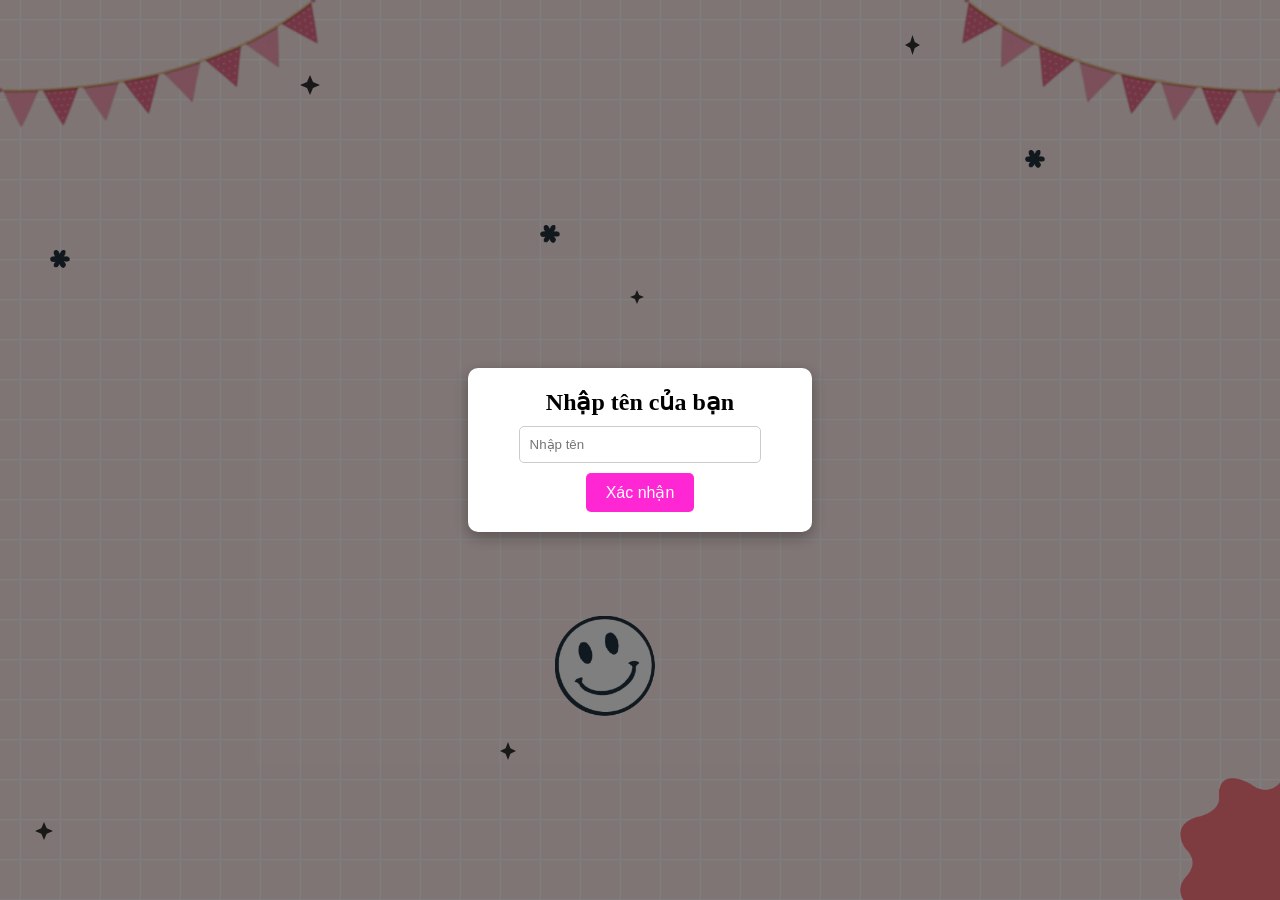
<file: lay_y_tuong/Valentine/happy_birthday/index.html>
<!DOCTYPE html>
<html lang="en">
<head>
    <meta charset="UTF-8">
    <meta name="viewport" content="width=device-width, initial-scale=1.0">
    <title>Happy birthday</title>
    <link rel="stylesheet" href="style.css">
    <link rel="stylesheet" href="https://cdnjs.cloudflare.com/ajax/libs/font-awesome/6.5.1/css/all.min.css" integrity="sha512-DTOQO9RWCH3ppGqcWaEA1BIZOC6xxalwEsw9c2QQeAIftl+Vegovlnee1c9QX4TctnWMn13TZye+giMm8e2LwA==" crossorigin="anonymous" referrerpolicy="no-referrer" />
    <script src="https://code.jquery.com/jquery-3.7.1.min.js" integrity="sha256-/JqT3SQfawRcv/BIHPThkBvs0OEvtFFmqPF/lYI/Cxo=" crossorigin="anonymous"></script>
</head>
<body>
    <div id="wrapper">
        <div id="nameModal" class="modal">
            <div class="modal-content">
                <h2>Nhập tên của bạn</h2>
                <input type="text" id="nameInput" placeholder="Nhập tên">
                <button id="submitName">Xác nhận</button>
            </div>
        </div>
        <div class="flag__birthday">
            <img src="./images/1.png" alt="" width="350" class="flag__left">
            <img src="./images/1.png" alt="" width="350" class="flag__right">
        </div>
        <div class="content" style="display:none;">
            <div class="left">
                <div class="title">
                    <h1 class="happy">
                        <span style="--t: 4s;">H</span>
                        <span style="--t: 4.2s;">a</span>
                        <span style="--t: 4.4s;">p</span>
                        <span style="--t: 4.6s;">p</span>
                        <span style="--t: 4.8s;">
                            y
                            <div class="hat">
                                <img src="./images/hat.png" alt="" width="130">
                            </div>
                        </span>
                    </h1>
                    <h1 class="birthday">
                        <span style="--t: 5s;">B</span>
                        <span style="--t: 5.2s;">i</span>
                        <span style="--t: 5.4s;">r</span>
                        <span style="--t: 5.6s;">t</span>
                        <span style="--t: 5.8s;">h</span>
                        <span style="--t: 6s;">d</span>
                        <span style="--t: 6.2s;">a</span>
                        <span style="--t: 6.4s;">y</span>
                    </h1>
                    
                </div>
                <div class="date__of__birth">
                    <span></span>
                </div>


                <div class="btn mail">
                    <button id="btn__letter">
                        Đã nghiện còn ngại:)))
                        <i class="fa-regular fa-envelope"></i>
                    </button>
                </div>

                
                <!-- <div class="boxMail">
            <i class="fa-solid fa-xmark"></i>
            <div class="boxMail-container">
                <div class="card1">
                    <div class="userImg">
                        <img style="position:relative; " src="cr.jpg" alt="">
                    </div>
                    <h3>Happy birthday</h3>
                    <div class="imageCute">
                        <img src="cute1.png" alt="">
                    </div>
                </div>
                <div class="card2">
                    <div class="card2-content">
                        <h3>Gủi tới Nhóc Ác</h3>
                        <h2>Hôm Nay Ngày Đặt Biệt Chúc Cô Bé Gặp Nhiều Mai Mắn . Thành Công Trong Con Đường Phía Trước Của Mình Mong Rằng Em Đủ Kiên Trì, Tự Tin Theo Đuổi Ước Mơ Của Mình . Đừng Quên Yêu Thương Bản Thân Và Những Người Xung Quanh Đặt Biệt Là ... 😜 Bớt Lì Lại Nói Không Bao Giờ Nghe 🥱</h2>
                        <h2>Happy Birthay Nhóc Ác 🥳🤗</h2>
                        <h2>Kí tên</h2>
                        <h2>Báo</h2> 
                        <div class="imageCute2">
                            <img src="cute2.png" alt="">
                         </div>
                    </div>
                </div>
            </div>
        </div> -->




            </div>
            <div class="right">
                <div class="box__account">
                    <div class="image">
                        <img style="position: relative; bottom:-25px;" src="./images/cr.jpg" alt="">
                    </div>
                    <div class="name">
                        <i class="fa-solid fa-heart"></i>
                        <span>TiDi Ng</span>
                        <i class="fa-solid fa-heart"></i>
                    </div>
                    <div class="balloon_one">
                        <img width="100px" src="./images/balloon1.png" alt="">
                    </div>
                    <div class="balloon_two">
                        <img width="100px" src="./images/balloon2.png" alt="">
                    </div>
                </div>
                <div class="cricle">
                    <div class="text__cricle">
                        <span style="--i: 1;">h</span>
                        <span style="--i: 2;">a</span>
                        <span style="--i: 3;">p</span>
                        <span style="--i: 4;">p</span>
                        <span style="--i: 5;">y</span>
                        <span style="--i: 6;">-</span>
                        <span style="--i: 7;">b</span>
                        <span style="--i: 8;">i</span>
                        <span style="--i: 9;">r</span>
                        <span style="--i: 10;">t</span>
                        <span style="--i: 11;">h</span>
                        <span style="--i: 12;">d</span>
                        <span style="--i: 13;">a</span>
                        <span style="--i: 14;">y</span>
                        <span style="--i: 15;">-</span>
                    </div>
                    <i class="fa-solid fa-heart"></i>
                </div>
                <span class="day">
                    
                </span>
                <span class="month"></span>
            </div>
        </div>
        <div class="decorate_star star1" style="--t: 15s;"></div>
        <div class="decorate_star star2" style="--t: 15.2s;"></div>
        <div class="decorate_star star3" style="--t: 15.4s;"></div>
        <div class="decorate_star star4" style="--t: 15.6s;"></div>
        <div class="decorate_star star5" style="--t: 15.8s;"></div>
        <div class="decorate_flower--one" style="--t: 15s;">
            <img width="20" src="./images/decorate_flower.png" alt="">
        </div>
        <div class="decorate_flower--two" style="--t: 15.3s;">
            <img width="20" src="./images/decorate_flower.png" alt="">
        </div>
        <div class="decorate_flower--three" style="--t: 15.6s;">
            <img width="20" src="./images/decorate_flower.png" alt="">
        </div>
        <div class="decorate_bottom">
            <img src="./images/decorate.png" alt="" width="100">
        </div>
        <div class="smiley__icon">
            <img src="./images/smiley_icon.png" alt="" width="100">
        </div>

        

        <div class="box__letter">
            <div class="letter__border">
                <div class="letter">
                    <div class="title__letter">
                    </div>
                    <div class="content__letter">
                        <div class="left">
                            <img id="heart__letter" src="./images/heart_letter.png" alt="">
                            <img class="heart heart_1" style="--t: 0.2s" width="20" src="./images/heart.png" alt="">
                            <img class="heart heart_2" style="--t: 0.4s" width="20" src="./images/heart.png" alt="">
                            <img class="heart heart_3" style="--t: 0.6s" width="20" src="./images/heart.png" alt="">
                            <img class="heart heart_4" style="--t: 0.8s" width="20" src="./images/heart.png" alt="">
                        </div>
                        <div class="right">
                            <div class="love__img">
                                <img src="./images/love.png" alt="" width="220">
                            </div>
                            <div class="text__letter">
                                 <p></p>
                            </div>
                            <img id="mewmew" width="80" src="./images/mewmew.gif" alt="">
                        </div>
                    </div>
                </div>
                <div class="close">
                    <i class="fa-solid fa-xmark"></i>
                </div>
            </div>
        </div>
    </div>
</body>
<script>
    let datetxt = "17 - 12 - 2005";
    let datatxtletter = "";
    let titleLetter = " ";
    let charArrDate = datetxt.split('');
    let charArrDateLetter = datatxtletter.split('');
    let charArrTitle = titleLetter.split('');
    let currentIndex = 0;
    let currentIndexLetter = 0;
    let currentIndexTitle = 0;
    let date__of__birth = document.querySelector(".date__of__birth span");
    let text__letter = document.querySelector(".text__letter p");
    let userName = "";

    setTimeout(function(){
        timeDatetxt = setInterval(function(){
            if(currentIndex < charArrDate.length){
                date__of__birth.textContent += charArrDate[currentIndex];
                currentIndex++;
            }
            else{
                let i = document.createElement("i");
                i.className = "fa-solid fa-star"
                document.querySelector(".date__of__birth").prepend(i)
                document.querySelector(".date__of__birth").appendChild(i.cloneNode(true))
                clearInterval(timeDatetxt)
            }
        },100)
    },12000)

    var intervalContent;
    var intervalTitle;
    $("#btn__letter").on("click", function(){
        $(".box__letter").slideDown()
        setTimeout(function(){
            $(".letter__border").slideDown();
        },1000)
        setTimeout(function(){
            intervalTitle = setInterval(function(){
                if(currentIndexTitle < charArrTitle.length){
                    document.querySelector(".title__letter").textContent += charArrTitle[currentIndexTitle];
                    let i = document.createElement("i");
                    i.className = "fa-solid fa-heart"
                    document.querySelector(".title__letter").appendChild(i)
                    currentIndexTitle++;
                }
                else{
                    clearInterval(intervalTitle)
                }
            },100)
        },2000)
        setTimeout(function(){
            document.querySelector("#heart__letter").classList.add("animationOp");
            document.querySelector(".love__img").classList.add("animationOp");
            document.querySelector("#mewmew").classList.add("animationOp");
        },2800)
        setTimeout(function(){
            document.querySelectorAll(".heart").forEach((item)=>{
                item.classList.add("animation")
            })
        },3500)
        setTimeout(function(){
            intervalContent = setInterval(function(){
                if(currentIndexLetter < charArrDateLetter.length){
                    text__letter.textContent += charArrDateLetter[currentIndexLetter];
                    currentIndexLetter++;
                }
                else{
                    clearInterval(intervalContent)
                }
            },50)
        },6000)
    })
    $(".close").on("click", function(){
        clearInterval(intervalContent)
        document.querySelector(".title__letter").textContent = "";
        text__letter.textContent = "";
        currentIndexLetter = 0
        currentIndexTitle = 0
        document.querySelector("#heart__letter").classList.remove("animationOp");
        document.querySelector(".love__img").classList.remove("animationOp");
        document.querySelector("#mewmew").classList.remove("animationOp");
        document.querySelectorAll(".heart").forEach((item)=>{
                item.classList.remove("animation")
            })
        $(".box__letter").slideUp();
        $(".letter__border").slideUp();
    })

    function updateLetterContent() {
        titleLetter = `Gửi ${userName} `;
        datatxtletter = `Hôm nay là sinh nhật của tôi, mong bạn ${userName} sẽ dành chút thời gian quý báu đến chung vui cùng tôi trong ngày đặc biệt này. Sự hiện diện của bạn sẽ là món quà ý nghĩa nhất, giúp buổi tiệc thêm phần trọn vẹn và đáng nhớ. Điều ước của tôi là mong kiếm được người yêu tốt!!!`;
        charArrTitle = titleLetter.split('');
        charArrDateLetter = charArrTitle.concat(datatxtletter.split(''));
    }

    $('#submitName').on('click', function() {
        userName = $('#nameInput').val();
        if (userName) {
            $('#nameModal').hide();
            $('.content').show();
            updateLetterContent();
        } else {
            alert('Vui lòng nhập tên của bạn.');
        }
    });

    //mobile

    function mobile(){
        const app = {
            timeout: function(txt, dom){
                let currentIndex = 0;
                let charArr = txt.split('')
                intervalMobile = setInterval(function(){
                    if(currentIndex < charArr.length){
                        dom.textContent += charArr[currentIndex];
                        currentIndex++;
                    }
                    else{
                        clearInterval(intervalMobile)
                    }
                },200)
            }
        }
        return app
    }
    const fcMobile = mobile()
    if(window.innerWidth < 768){
        setTimeout(()=>{
            fcMobile.timeout("26", document.querySelector(".day"))
        },5000)
        setTimeout(()=>{
            fcMobile.timeout("10", document.querySelector(".month"))
        },6000)
    }
    
</script>

<script>
    window.onload = function() {  
        var audio = document.getElementById('myAudio');  
        audio.play().catch(function(error) {  
            console.log("Không thể tự động phát âm thanh: ", error);  
        });  
    };  

</script>

<audio id="myAudio" loop autoplay>  
<source src="./noinaycoanh.mp3" type="audio/mpeg">  
</audio> 


<script>
    document.addEventListener('mousemove', function(e){
        let body = document.querySelector('body');
        let heart = document.createElement('span');
        let x = e.offsetX;
        let y = e.offsetY;
        heart.style.left = x+'px';
        heart.style.top = y+'px';

        let size = Math.random() * 10;
        heart.style.width = 4 * size+'px';
        heart.style.height = 4 * size+'px';


        let transformValue = Math.random() * 360;
        heart.style.transform = 'rotate('+ transformValue +'deg)';

        body.appendChild(heart);

        setTimeout(function(){
            heart.remove();
        },1000)
    })


    let mailBox = document.querySelector('.mail')
    let boxmail = document.querySelector('.boxMail')
    var close = document.querySelector('.fa-xmark')
    mailBox.onclick = function(){
        mailBox.classList.toggle('active')
        boxmail.classList.add('active')
    }

    close.addEventListener('click', function(){
        boxmail.classList.remove('active')
    })
</script>
</html>
</file>
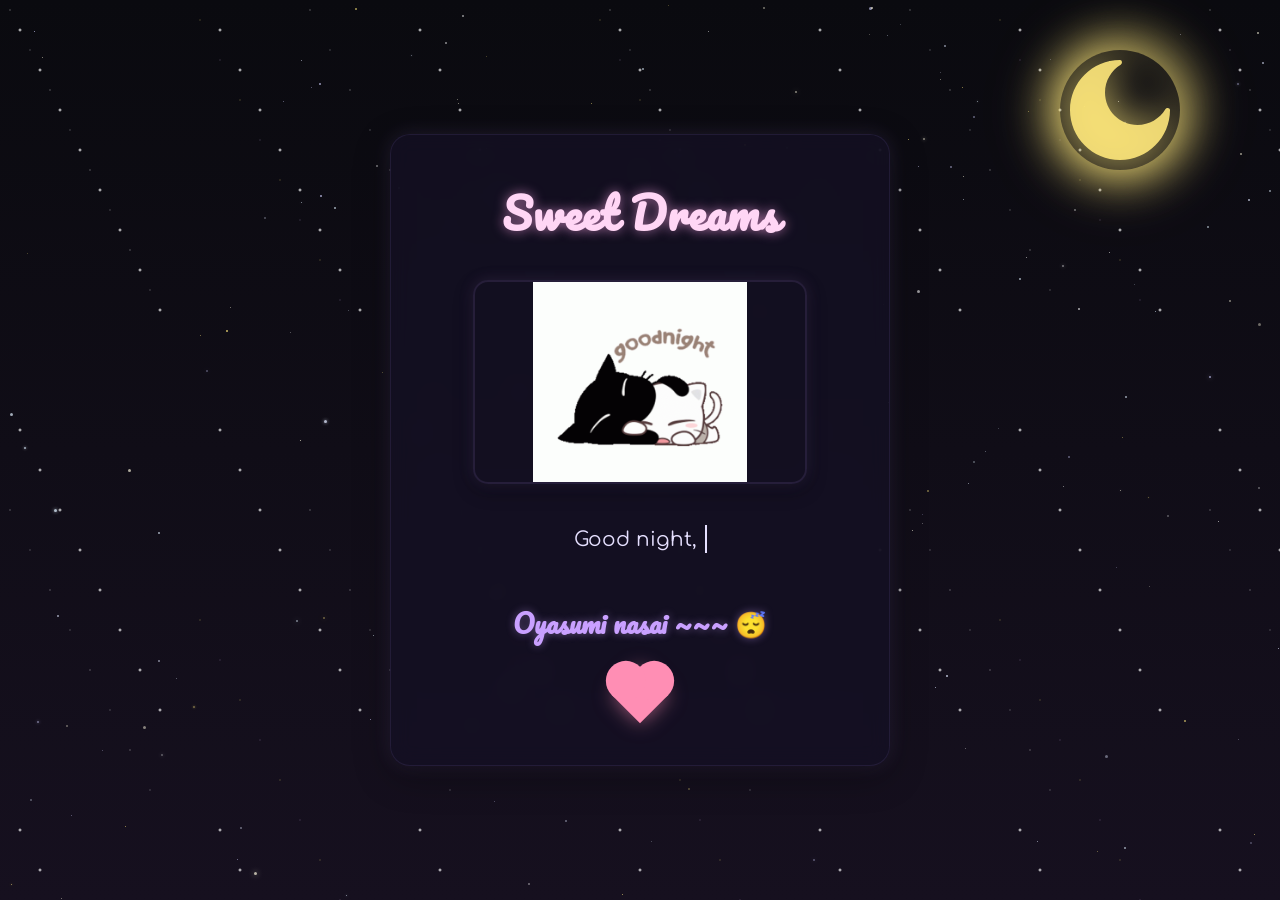
<file: lay_y_tuong/mang_sinh_nhat/for-that-one-girl - test/good-night/index.html>
<!DOCTYPE html>
<html lang="en">
<head>
    <meta charset="UTF-8">
    <meta name="viewport" content="width=device-width, initial-scale=1.0">
    <title>Sweet Dreams</title>
    <link rel="stylesheet" href="style.css">
    <link href="https://fonts.googleapis.com/css2?family=Quicksand:wght@400;500;600;700&family=Pacifico&family=Comfortaa:wght@400;600;700&display=swap" rel="stylesheet">
    <meta name="theme-color" content="#0a0a0f">
    
    <!-- Add favicon -->
    <link rel="icon" href="./images/sweet-dreams.gif" type="image/gif">
</head>
<body>
    <div class="night-sky">
        <div class="stars"></div>
        <div class="moon">
            <svg width="100%" height="100%" viewBox="0 0 24 24" fill="none" xmlns="http://www.w3.org/2000/svg">
                <g id="SVGRepo_iconCarrier"> 
                    <path opacity="0.9" d="M12 22C17.5228 22 22 17.5228 22 12C22 11.5373 21.3065 11.4608 21.0672 11.8568C19.9289 13.7406 17.8615 15 15.5 15C11.9101 15 9 12.0899 9 8.5C9 6.13845 10.2594 4.07105 12.1432 2.93276C12.5392 2.69347 12.4627 2 12 2C6.47715 2 2 6.47715 2 12C2 17.5228 6.47715 22 12 22Z" fill="#FFE87C"/> 
                </g>
            </svg>
        </div>
    </div>
    
    <div class="container">
        <div class="card">
            <h1>Sweet Dreams</h1>
            <div class="gif-container">
                <img src="./images/good-night.gif" alt="Good Night Animation" class="good-night-gif" loop="infinite">
            </div>
            <p class="message">It's time to rest, cutieee!</p>
            <p class="goodnight">Oyasumi nasai ~~~ 😴</p>
            <div class="heart"></div>
        </div>
    </div>

    <script src="script.js"></script>
</body>
</html>
</file>
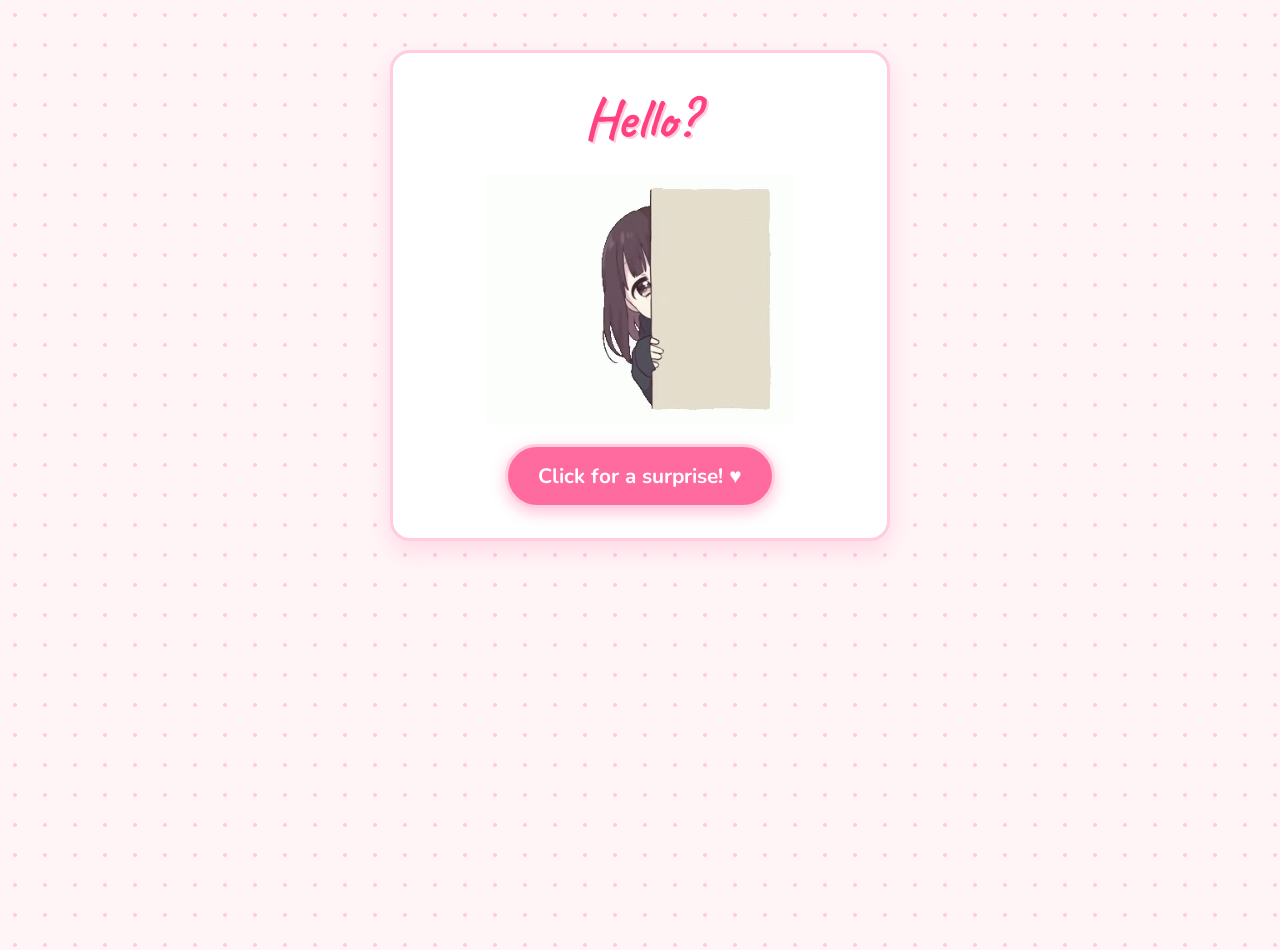
<file: lay_y_tuong/mang_sinh_nhat/for-that-one-girl - test/hello-there/index.html>
<!DOCTYPE html>
<html lang="en">
<head>
    <meta charset="UTF-8">
    <meta name="viewport" content="width=device-width, initial-scale=1.0">
    <title>Hello there!</title>
    <link rel="icon" href="images/hello-cat.png" type="image/png">
    <link rel="stylesheet" href="style.css">
    <link rel="preconnect" href="https://fonts.googleapis.com">
    <link rel="preconnect" href="https://fonts.gstatic.com" crossorigin>
    <link href="https://fonts.googleapis.com/css2?family=Caveat:wght@400;700&family=Nunito:wght@400;700&display=swap" rel="stylesheet">
</head>
<body>
    <div class="card-container">
        <!-- First Card -->
        <div id="first-card" class="container active">
            <h1 class="title">Hello?</h1>
            
            <div class="image-container">
                <img id="girl-image" src="images/nervous-girl.gif" alt="Nervous girl peeking">
            </div>
            
            <button id="greet-button" class="cute-button">Click for a surprise! ♥</button>
        </div>

        <!-- Second Card -->
        <div id="second-card" class="container">
            <h1 class="title">💌</h1>
            
            <div class="image-container">
                <img src="images/cheer-girl.gif" alt="Cheering girl">
            </div>
            
            <div id="message-container" class="message-container">
                <p id="message-text">You're amazing!</p>
            </div>
            
            <button id="next-message-button" class="cute-button">Another! ♥</button>
            
            <a href="https://techmoocher.github.io/will-you-date-me" target="_blank" class="date-button">Uhhh... I have a question 👉👈</a>
        </div>
    </div>

    <script src="script.js"></script>
</body>
</html>
</file>
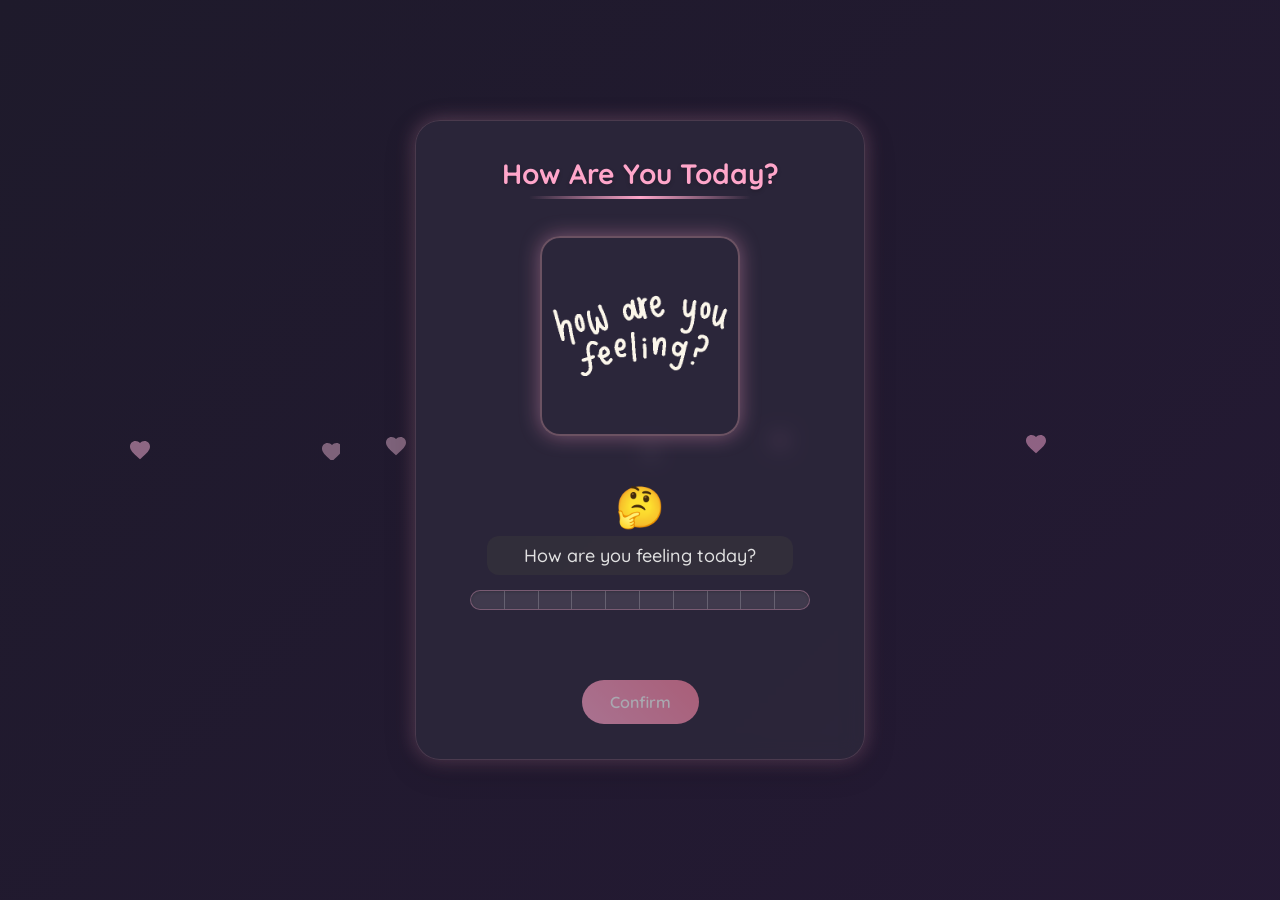
<file: lay_y_tuong/mang_sinh_nhat/for-that-one-girl - test/how-are-you-today/index.html>
<!DOCTYPE html>
<html lang="en">
<head>
    <meta charset="UTF-8">
    <meta name="viewport" content="width=device-width, initial-scale=1.0">
    <title>How Are You Today?</title>
    <link rel="stylesheet" href="style.css">
    <link href="https://fonts.googleapis.com/css2?family=Quicksand:wght@400;500;600;700&display=swap" rel="stylesheet">
    <link rel="stylesheet" href="https://cdnjs.cloudflare.com/ajax/libs/font-awesome/6.4.0/css/all.min.css">
    <link rel="icon" href="images/love.png" type="image/png">
</head>
<body>
    <!-- Floating hearts (replaced sakura petals) -->
    <div class="sakura"></div>
    <div class="sakura"></div>
    <div class="sakura"></div>
    <div class="sakura"></div>
    <div class="sakura"></div>
    <div class="sakura"></div>
    
    <!-- Additional pure CSS hearts -->
    <div class="heart"></div>
    <div class="heart"></div>
    
    <!-- Sparkle elements -->
    <div class="sparkle"></div>
    <div class="sparkle"></div>
    <div class="sparkle"></div>
    <div class="sparkle"></div>
    <div class="sparkle"></div>
    <div class="sparkle"></div>
    
    <div class="container">
        <div id="feelings-card">
            <h1>How Are You Today?</h1>
            <div class="feeling-container">
                <div class="gif-wrapper">
                    <img src="images/how-are-you-feeling.gif" alt="How are you feeling?" id="feeling-gif">
                </div>
                
                <!-- New cute slider component -->
                <div class="cute-slider-container">
                    <div class="emoji-display" id="current-emoji">🤔</div>
                    <div class="feeling-description" id="feeling-description">How are you feeling today?</div>
                    <div class="slider-track">
                        <div class="slider-segment" data-level="1"></div>
                        <div class="slider-segment" data-level="2"></div>
                        <div class="slider-segment" data-level="3"></div>
                        <div class="slider-segment" data-level="4"></div>
                        <div class="slider-segment" data-level="5"></div>
                        <div class="slider-segment" data-level="6"></div>
                        <div class="slider-segment" data-level="7"></div>
                        <div class="slider-segment" data-level="8"></div>
                        <div class="slider-segment" data-level="9"></div>
                        <div class="slider-segment" data-level="10"></div>
                    </div>
                    <input type="range" id="feelings-slider" min="1" max="10" value="1" step="1">
                </div>
                
                <button id="confirm-btn">Confirm</button>
            </div>
        </div>

        <div id="response-card">
            <h2 id="response-title">We're here for you!</h2>
            <div class="gif-container" id="response-gif"></div>
            <p id="motivation-text"></p>
        </div>
    </div>
    <script src="script.js"></script>
</body>
</html>
</file>
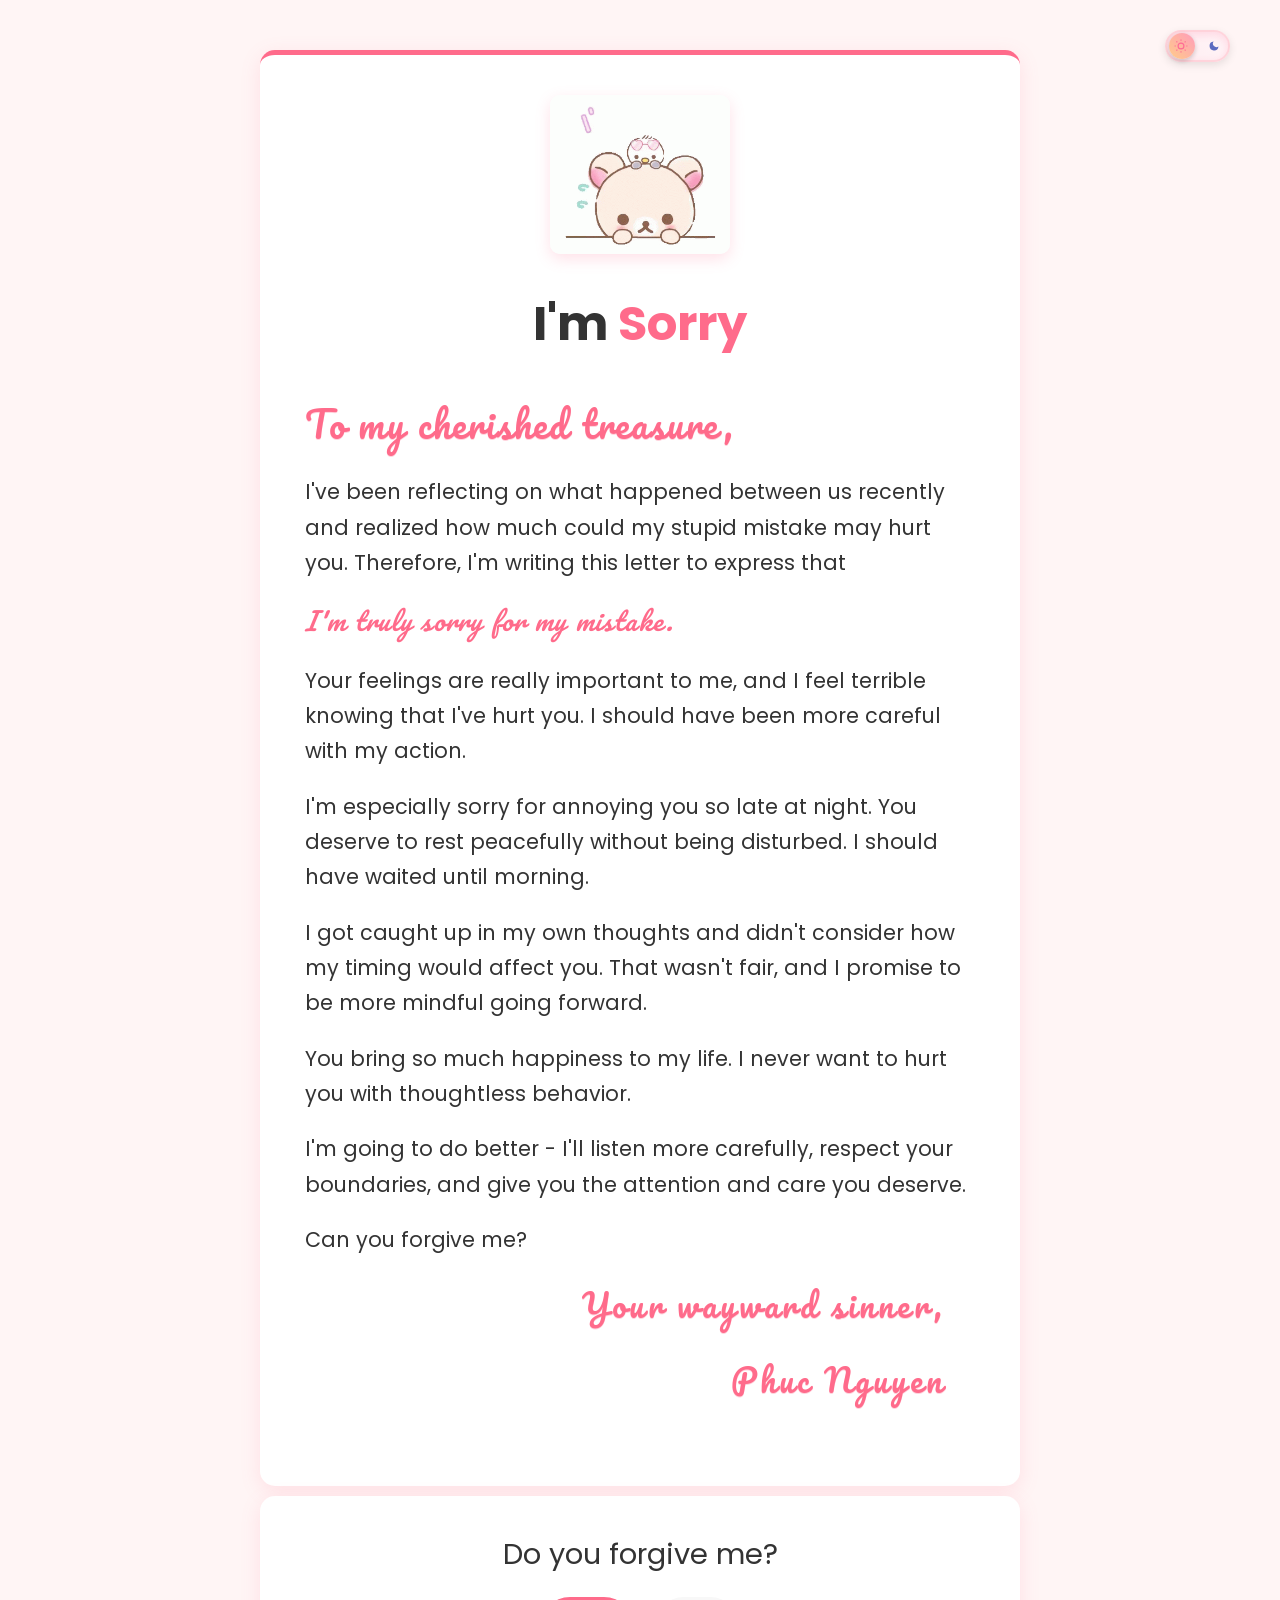
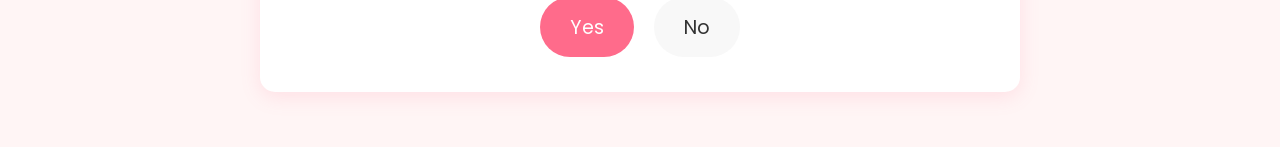
<file: lay_y_tuong/mang_sinh_nhat/for-that-one-girl - test/sorry/index.html>
<!DOCTYPE html>
<html lang="en">
<head>
    <meta charset="UTF-8">
    <meta name="viewport" content="width=device-width, initial-scale=1.0">
    <title>I'm Sorry</title>
    <link rel="stylesheet" href="style.css">
    <link rel="stylesheet" href="https://cdnjs.cloudflare.com/ajax/libs/font-awesome/6.0.0/css/all.min.css">
    <link href="https://fonts.googleapis.com/css2?family=Poppins:wght@300;400;600&family=Pacifico&family=Sacramento&family=Great+Vibes&display=swap" rel="stylesheet">
    <link rel="icon" type="image/png" href="images/im-sorry.png">
    <script>
        // Initialize dark mode immediately to prevent flash of wrong theme
        (function() {
            const savedDarkMode = localStorage.getItem('darkMode');
            if (savedDarkMode === 'enabled') {
                document.body.classList.add('dark-mode');
                // Set the checkbox to checked when the page loads
                setTimeout(() => {
                    const toggle = document.getElementById('darkmode-toggle');
                    if (toggle) toggle.checked = true;
                }, 0);
            } else if (savedDarkMode === null && 
                       window.matchMedia && 
                       window.matchMedia('(prefers-color-scheme: dark)').matches) {
                document.documentElement.classList.add('dark-mode');
            }
        })();
    </script>
</head>
<body>
    <!-- Dark mode toggle -->
    <div class="theme-toggle">
        <input type="checkbox" id="darkmode-toggle">
        <label for="darkmode-toggle">
            <svg class="sun" xmlns="http://www.w3.org/2000/svg" viewBox="0 0 24 24">
                <circle cx="12" cy="12" r="5"></circle>
                <line x1="12" y1="1" x2="12" y2="3"></line>
                <line x1="12" y1="21" x2="12" y2="23"></line>
                <line x1="4.22" y1="4.22" x2="5.64" y2="5.64"></line>
                <line x1="18.36" y1="18.36" x2="19.78" y2="19.78"></line>
                <line x1="1" y1="12" x2="3" y2="12"></line>
                <line x1="21" y1="12" x2="23" y2="12"></line>
                <line x1="4.22" y1="19.78" x2="5.64" y2="18.36"></line>
                <line x1="18.36" y1="5.64" x2="19.78" y2="4.22"></line>
            </svg>
            <svg class="moon" xmlns="http://www.w3.org/2000/svg" viewBox="0 0 24 24">
                <path d="M21 12.79A9 9 0 1 1 11.21 3 A7 7 0 0 0 21 12.79z"></path>
            </svg>
        </label>
    </div>

    <div class="container">
        <div class="card main-card">
            <div class="sorry-gif">
                <img src="images/sorry.gif" alt="Sorry GIF" class="sorry-image">
            </div>
            
            <h1>I'm <span class="highlight">Sorry</span></h1>
            
            <div class="message">
                <p class="script-text header special-font">To my cherished treasure,</p>
                <p>I've been reflecting on what happened between us recently and realized how much could my stupid mistake may hurt you. Therefore, I'm writing this letter to express that</p>
                <p class="script-text sorry-line special-font">I'm truly sorry for my mistake.</p>
                <p>Your feelings are really important to me, and I feel terrible knowing that I've hurt you. I should have been more careful with my action.</p>
                <p>I'm especially sorry for annoying you so late at night. You deserve to rest peacefully without being disturbed. I should have waited until morning.</p>
                <p>I got caught up in my own thoughts and didn't consider how my timing would affect you. That wasn't fair, and I promise to be more mindful going forward.</p>
                <p>You bring so much happiness to my life. I never want to hurt you with thoughtless behavior.</p>
                <p>I'm going to do better - I'll listen more carefully, respect your boundaries, and give you the attention and care you deserve.</p>
                <p>Can you forgive me?</p>
                <p class="script-text signature special-font">Your wayward sinner,</p>
                <p class="script-text signature special-font">Phuc Nguyen</p>
            </div>
        </div>

        <div class="card forgive-card">
            <div class="forgive-section">
                <p>Do you forgive me?</p>
                <div class="buttons">
                    <button id="yes-btn">Yes</button>
                    <button id="no-btn">No</button>
                </div>
            </div>
        </div>

        <div id="reasons-card" class="card reasons-card" style="display: none;">
            <h2>Things I love about you</h2>
            <ul id="reasons-list">
                <li>Your beautiful smile</li>
                <li>Your kindness towards me</li>
                <li>The way you make me feel special</li>
                <li>Your incredible adorability</li>
                <li>Your engagement in the our conversations</li>
            </ul>
        </div>
    </div>
    <script src="script.js"></script>
</body>
</html>
</file>
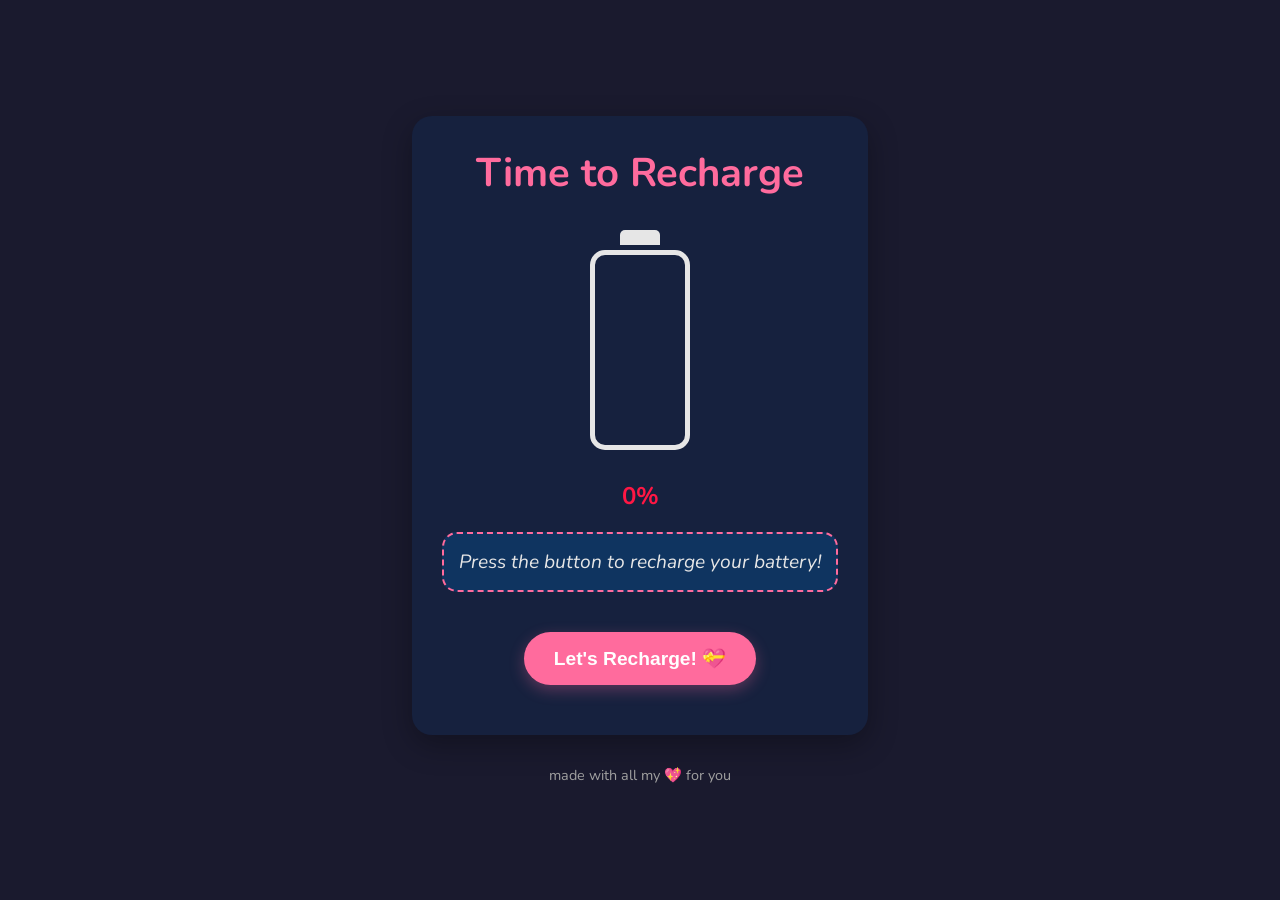
<file: lay_y_tuong/mang_sinh_nhat/for-that-one-girl - test/time-to-recharge/index.html>
<!DOCTYPE html>
<html lang="en">
<head>
    <meta charset="UTF-8">
    <meta name="viewport" content="width=device-width, initial-scale=1.0">
    <title>Time to Recharge!</title>
    <link rel="stylesheet" href="style.css">
    <link href="https://fonts.googleapis.com/css2?family=Nunito:wght@400;700&display=swap" rel="stylesheet">
    <!-- Add emoji favicon -->
    <link rel="icon" href="data:image/svg+xml,<svg xmlns=%22http://www.w3.org/2000/svg%22 viewBox=%220 0 100 100%22><text y=%22.9em%22 font-size=%2290%22>🔋</text></svg>">
</head>
<body>
    <div class="container">
        <h1>Time to Recharge</h1>
        
        <div class="battery-container">
            <div class="battery-cap"></div>
            <div class="battery">
                <div class="battery-level"></div>
            </div>
        </div>
        
        <div class="energy-level">0%</div>
        
        <div class="encouragement-box" id="encouragement">
            <em>Press the button to recharge your battery!</em>
        </div>
        
        <button id="recharge-btn">Let's Recharge! 💝</button>
        
        <div class="hearts-container" id="hearts-container"></div>
    </div>
    
    <footer>
        <p>made with all my 💖 for you</p>
    </footer>
    
    <script src="script.js"></script>
</body>
</html>
</file>
<file: lay_y_tuong/Valentine/happy_birthday/style.css>
@import url('https://fonts.googleapis.com/css2?family=Coiny&family=Titan+One&display=swap');
@import url('https://fonts.googleapis.com/css2?family=Nerko+One&family=Sriracha&display=swap');
@import url('https://fonts.googleapis.com/css2?family=Dancing+Script:wght@700&display=swap');
*{
    padding: 0;
    margin: 0;
    box-sizing: border-box;
}
:root{
    --color-pink: #feecea;
    --color-white: #fff;
    --color-black: #333;
    --color-text-pink: #ff7882;
    --color-heart: #F61F1F;
    --color-bg-letter: #fff8e4;
    --color-border: #DACCBF;
}
html{
    height: 100%;
}
body {
    position: relative;
    font-size: 16px;
    margin: 0;
    padding: 0;
    height: 100%;
    background-image:linear-gradient(var(--color-pink), var(--color-pink));
}
#wrapper{
    position: relative;
    background-color: transparent;
    background-image: linear-gradient(0deg, transparent 24%, rgba(255, 255, 255, 1) 25%, rgba(255, 255, 255, 1) 26%, transparent 27%, transparent 74%, rgba(255, 255, 255, 1) 75%, rgba(255, 255, 255, 1) 76%, transparent 77%, transparent), linear-gradient(90deg, transparent 24%, rgba(255, 255, 255, 1) 25%, rgba(255, 255, 255,1) 26%, transparent 27%, transparent 74%, rgba(255, 255, 255, 1) 75%, rgba(255, 255, 255, 1) 76%, transparent 77%, transparent);
    height:100%;
    background-size:80px 80px;
    overflow: hidden;
    z-index: 1;
}
.flag__birthday{
    display: flex;
    justify-content: space-between;
    transform: translateY(-200px);
    animation: translateYFlag 1.5s 2s forwards;
}
@keyframes translateYFlag{
    to{
        transform: translateY(-10px);
    }
}
.flag__birthday .flag__left{
    transform: rotate(-10deg) translate(-20px,30px);
}
.flag__birthday .flag__right{
    transform: rotate(10deg) translate(20px,30px) scaleX(-1);
}
.content{
    width: 100%;
    position: relative;
    display: flex;
    padding-top: 3rem;
}
.content .left, .content .right{
    position: relative;
    display: flex;
    flex-direction: column;
    justify-content: center;
    align-items: center;
}
.content .left{
    width: 40%;
}
.content .right{
    width: 60%;
}
.left .btn {
    transform: scale(0);
    animation: scaleCricle 2s 16s forwards ease-in-out;
}
#btn__letter{
    position: relative;
    margin-top: 30px;
    background-color: var(--color-text-pink);
    outline: none;
    padding: 5px 15px;
    font-size: 1rem;
    border-radius: 50px;
    border: 3px solid var(--color-black);
    font-family: "Sriracha", cursive;
    display: flex;
    align-items: center;
    justify-content: center;
    cursor: pointer;
    z-index: 2;
    transform: scale(1);
    transition: all .5s ease-in-out;
}
#btn__letter:active{
    transform: scale(0.7);
}
#btn__letter i{
    margin-left: 5px;
}
#btn__letter:hover{
    border-color: var(--color-heart);
    background-color: var(--color-heart);
    color: #fff;
    box-shadow: rgba(0, 0, 0, 0.24) 0px 3px 8px;
}

#btn__letter:hover i{
    animation: rotateHeart 1s infinite linear;
}
@keyframes rotateHeart{
    0%,50%, 100%{
        transform: rotate(0deg);
    }
    25%{
        transform: rotate(12deg);
    }
    75%{
        transform: rotate(-12deg);
    }
}
.title{
    position: relative;
    width: 100%;
    display: flex;
    justify-content: center;
    font-family: "Titan One", sans-serif;
    font-size: 3rem;
    flex-direction: column;
    perspective: 1000px;
}
.title .happy, .title .birthday{
    position: relative;
    text-shadow: 4px 4px var(--color-black), 
                -4px 4px var(--color-black), 
                4px -4px var(--color-black), 
                -4px -4px var(--color-black), 
                4px 8px 0 var(--color-black);
    font-weight: bold;
    display: flex;
    justify-content: center;
}
.title .happy{
    color: var(--color-white);
}
.title .happy span, .title .birthday span{
    transform: translateY(50px);
    opacity: 0;
    visibility: hidden;
    animation: txtTranslateY .5s var(--t) forwards;
}
@keyframes txtTranslateY{
    100%{
        transform: translateY(0);
        opacity: 1;
        visibility: visible;
    }
}
.title .birthday{
    color: var(--color-text-pink);
}

.title .hat{
    position: absolute;
    right: -80px;
    top: -350px;
    transform: rotate(-40deg);
    z-index: -1;
    animation: topHat 4s 7s forwards ease;
}
@keyframes topHat{
    20%, 30%{
        top: -30px;
        transform-origin: left;
        transform: rotate(-40deg);
    }
    35%, 100%{
        top: -30px;
        transform: rotate(0deg);
    }
}
.date__of__birth, .name{
    display: flex;
    justify-content:space-around;
    align-items: center;
    background-color: var(--color-text-pink);
    border-radius: 50px;
    margin-top: 20px;
    font-family: "Sriracha", cursive;
    
}
.date__of__birth{
    border: 3px solid var(--color-black);
    position: relative;
    transform: translateY(-100px);
    z-index: -1;
    opacity: 0;
    visibility: hidden;
    width: 0px;
    animation: dateOfBirth 5s 9s forwards;
}
@keyframes dateOfBirth{
    20%,40%{
        width: 0px;
        height: 0;
        transform: translateY(0px);
        opacity: 1;
        visibility: visible;
    }
    45%{
        transform: translateY(0px);
        opacity: 1;
        visibility: visible;
        width: 300px;
        height: 0px;
    }
    50%,100%{
        transform: translateY(0px);
        opacity: 1;
        visibility: visible;
        width: 300px;
        height: 50px;
    }
}
.name{
    position: absolute;
    padding: 0px 40px;
    bottom: -20px;
    border: 3px solid var(--color-black);
}
.date__of__birth span, .name span{
    font-weight: bold;
    margin: 0px 40px;
}
.date__of__birth span{
    font-size: 1.2rem;
}
.name span{
    font-size: 1.7rem;
}
.right .box__account{
    position: relative;
    transform: translateY(700px);
    animation: topBoxImage 8s 7s forwards ease-in;
}
@keyframes topBoxImage{
    to{
        transform: translateY(0);
    }
}
.content .right .image{
    position: relative;
    width: 400px;
    height: 400px;
    border-radius: 50%;
    overflow: hidden;
    display: flex;
    align-items: center;
    border: 6px solid var(--color-black);
}
.content .right .image img{
    width: 100%;
    object-fit: cover;

}
.cricle{
    position: absolute;
    top: 20px;
    right: 50px;
    display: flex;
    justify-content: center;
    align-items: center;
    transform: scale(0);
    animation: scaleCricle 3s 15s forwards ease-in-out;
}
@keyframes scaleCricle {
    0%{
        transform: scale(0);
    }
    10%{
        transform: scale(1.3);
    }
    20%{
        transform: scale(0.7);
    }
    30%,100%{
        transform: scale(1);
    }

}
.text__cricle{
    width: 100px;
    height: 100px;
    background-color: var(--color-text-pink);
    border-radius: 50%;
    border: 5px solid var(--color-black);
    display: flex;
    justify-content: center;
    align-items: center;
    animation: rotateCricle 5s linear infinite;
}
@keyframes rotateCricle{
    to{
        transform: rotate(360deg);
    }
}
.text__cricle span{
    top: 0%;
    left: 50%;
    position: absolute;
    color: var(--color-black);
    transform: rotate(calc(var(--i) * 24deg));
    transform-origin: 0 45px;
    font-family: "Sriracha", cursive;
    text-transform: uppercase;
    font-size: 0.7rem;
}
.fa-heart{
    color: var(--color-heart);
    filter: drop-shadow(0 0 3px var(--color-heart));
    animation: scaleHeart 1s infinite linear;
}
.cricle .fa-heart{
    position: absolute;
    transform: scale(0.85);
}
@keyframes scaleHeart{
    50%{
        transform: scale(1.2);
    }
}
.right .balloon_one{
    position: absolute;
    top: -70px;
    left: -70px;
    animation: balloon1 2s infinite linear;
}
@keyframes balloon1{
    0%, 50%,100%{
        transform-origin: bottom right;
        transform: rotate(0deg);
    }
    25%{
        transform-origin: bottom right;
        transform: rotate(3deg);
    }
    75%{
        transform-origin: bottom right;
        transform: rotate(-3deg);
    }
}
.right .balloon_two{
    position: absolute;
    top: 170px;
    right: -65px;
    z-index: -1;
    transform: rotate(10deg);
    animation: balloon2 2s infinite linear;
}
@keyframes balloon2 {
    0%,50%,100%{
        transform-origin: bottom left;
        transform: rotate(10deg);
    }
    25%{
        transform-origin: bottom left;
        transform: rotate(7deg);
    }
    75%{
        transform-origin: bottom left;
        transform: rotate(13deg);
    }
}

.decorate_star{
    position: absolute;
    transform: scale(0);
    background-color: var(--color-black);
    clip-path: polygon(0 50%, 35% 35%, 50% 0, 65% 35%, 100% 50%, 65% 65%, 50% 100%, 35% 65%);
    animation: scaleCricle 3s var(--t) forwards, 
            scaleStar 2s 16s infinite ease-in-out;
}
.decorate_star.star1{
    width: 20px;
    height: 20px;
    top: 75px;
    left: 300px;
}
.decorate_star.star2{
    width: 15px;
    height: 20px;
    top: 35px;
    right: 360px;
}
.decorate_star.star3{
    width: 14px;
    height: 14px;
    top: 290px;
    left: 630px;
}
.decorate_star.star4{
    width: 18px;
    height: 18px;
    bottom: 60px;
    left: 35px;
}
.decorate_star.star5{
    width: 16px;
    height: 18px;
    bottom: 140px;
    left: 500px;
}
@keyframes scaleStar {
    25%{
        transform: scale(0.8);
    }
    50%{
        transform: scale(1.1);
    }
}
.decorate_bottom{
    position: absolute;
    right: 0;
    bottom: -10px;
}
.decorate_flower--one{
    position: absolute;
    top: 250px;
    left: 50px;
    transform: scale(0);
    animation: scaleCricle 3s var(--t) forwards ease-in-out;
}
.decorate_flower--two{
    position: absolute;
    top: 225px;
    left: 540px;
    transform: scale(0);
    animation: scaleCricle 3s var(--t) forwards ease-in-out;
}
.decorate_flower--three{
    position: absolute;
    top: 150px;
    right: 235px;
    transform: scale(0);
    animation: scaleCricle 3s var(--t) forwards ease-in-out;
}
.smiley__icon{
    position: absolute;
    bottom: 180px;
    left: 555px;
    transform: scale(0);
    animation: scaleCricle 3s 15s forwards ease-in-out;
}


.box__letter{
    position: fixed;
    top: 0;
    left: 0;
    background-color: rgba(0,0,0,.5);
    width: 100%;
    height: 100%;
    z-index: 10;
    display: none;
}
.box__letter .letter__border{
    position: absolute;
    width: 55vw;
    height: 450px;
    background-color: var(--color-white);
    border-radius: 27px;
    padding: 17px;
    box-shadow: rgba(0, 0, 0, 0.24) 0px 3px 8px;
    top: 50%;
    left: 50%;
    transform: translate(-50%,-50%);
    display: none;
}
.letter__border .close{
    position: absolute;
    right: -10px;
    top: -10px;
    width: 30px;
    height: 30px;
    background-color: var(--color-white);
    border-radius: 50%;
    display: flex;
    justify-content: center;
    align-items: center;
    box-shadow: rgba(99, 99, 99, 0.2) 0px 2px 8px 0px;
    cursor: pointer;
}
.letter__border .letter{
    width: 100%;
    height: 100%;
    background-color: var(--color-bg-letter);
    border-radius: 10px;
    padding-top: 15px;
}
.letter__border .letter .title__letter{
    text-align: center;
    font-family: 'Dancing Script', cursive;
    font-weight: bold;
    font-size: 2.4rem;
}
.title__letter .fa-solid{
    margin-left: 5px;
    font-size: 1.3rem;
}
.letter__border .letter .content__letter{
    position: relative;
    width: 100%;
    height: 100%;
    display: flex;
    padding-top: 1.5rem;
    padding-bottom: 70px;
}
.letter__border .letter .content__letter .left{
    position: relative;
    width: 50%;
    height: 100%;
    padding: 1.7rem;
    border-right: 3px solid var(--color-border);
}
.content__letter .left #heart__letter{
    opacity: 0;
    width: 100%;
}
#heart__letter.animationOp{
    animation: opacityHeart 1s 1s forwards;
}
@keyframes opacityHeart{
    to{
        opacity: 1;
    }
}
.content__letter .left .heart{
    position: absolute;
    opacity: 0;
}
.content__letter .left .heart.animation{
    animation: scaleHeartLetter 1s var(--t) infinite ease-in-out;
}
@keyframes scaleHeartLetter{
    0%{
        opacity: 1;
        transform: scale(0);
    }
    10%{
        opacity: 1;
        transform: scale(1.3);
    }
    20%{
        opacity: 1;
        transform: scale(0.7);
    }
    30%,100%{
        opacity: 1;
        transform: scale(1);
    }
    
}
.content__letter .left .heart_1{
    top: 90px;
    left: 30px;
}
.content__letter .left .heart_2{
    top: 20px;
    right: 70px;
}
.content__letter .left .heart_3{
    bottom: 50px;
    left: 145px;
}
.content__letter .left .heart_4{
    top: 140px;
    right: 35px;
}
.content__letter .right{
    position: relative;
    width: 50%;
}
.content__letter .right .love__img{
    opacity: 0;
    position: absolute;
    right: 20px;
    top: -50px;
}
.love__img.animationOp{
    animation: opacityHeart 1s 1s forwards;
}
.content__letter .right .text__letter{
    margin-top: 60px;
    padding: 20px 15px 10px 15px;
    font-family: 'Dancing Script', cursive;
    font-size: 1.3rem;
}
.content__letter .right #mewmew{
    position: absolute;
    bottom: 0;
    right: 0;
    opacity: 0;
}
#mewmew.animationOp{
    animation: opacityHeart 1s 1s forwards;
}

.content .right .day, .content .right .month{
    font-family: "Titan One", sans-serif;
    color: var(--color-white);
    text-shadow: 2px 4px 0 var(--color-black);
    font-weight: bold;
    font-size: 2.5rem;
    position: absolute;
    -webkit-text-stroke: 0.5px var(--color-black);
    display: none;
}
.content .right .day{
    left: 30px;
}
.content .right .month{
    right: 30px;
}

/* responsive */
@media screen and (max-width:768px) {
    .flag__birthday{
        animation-delay: 0.2s;
    }
    .flag__birthday .flag__left,
    .flag__birthday .flag__right{
        width: 160px;
    }
    .flag__left{
        transform: rotate(-10deg) translate(-20px,20px)!important;
    }
    .flag__right{
        transform: rotate(10deg) translate(20px, 20px) scaleX(-1)!important;
    }
    #wrapper .content{
        flex-direction: column;
    }
    #wrapper .content .left{
        position: unset;
    }
    #wrapper .content .left,#wrapper .content .right{
        width: 100%!important;
    }
    #wrapper .content .left .title{
        font-size: 2rem;
    }
    .happy span:nth-child(1){
        animation-delay: 1s;
    }
    .happy span:nth-child(2){
        animation-delay: 1.2s;
    }
    .happy span:nth-child(3){
        animation-delay: 1.4s;
    }
    .happy span:nth-child(4){
        animation-delay: 1.6s;
    }
    .happy span:nth-child(5){
        animation-delay: 1.8s;
    }
    .birthday span:nth-child(1){
        animation-delay: 2s;
    }
    .birthday span:nth-child(2){
        animation-delay: 2.2s;
    }
    .birthday span:nth-child(3){
        animation-delay: 2.4s;
    }
    .birthday span:nth-child(4){
        animation-delay: 2.6s;
    }
    .birthday span:nth-child(5){
        animation-delay: 2.8s;
    }
    .birthday span:nth-child(6){
        animation-delay: 3s;
    }
    .birthday span:nth-child(7){
        animation-delay: 3.2s;
    }
    .birthday span:nth-child(8){
        animation-delay: 3.4s;
    }
    .title .hat{
        animation-delay: 3.5s;
        right: -50px;
    }
    .title .hat img{
        width: 85px;
    }
    .date__of__birth, .balloon_one, .balloon_two{
        display: none;
    }
    .btn{
        position: absolute;
        bottom: -100px;
    }
    #wrapper .content .right{
        margin-top: 40px;
    }
    .right .box__account{
        display: flex;
        justify-content: center;
        width: 100%;
        transform: translateY(0);
        animation: none!important;
    }
    .right .box__account .image{
        width: 200px;
        height: 200px;
        transform: scale(0);
        animation: scaleHeartLetter 2s 4s forwards!important;
    }
    .right .box__account .name{
        padding: 0 20px;
        transform: scale(0);
        animation: scaleHeartLetter 2s 5s forwards!important;
    }
    .right .box__account .name span{
        font-size: 1rem;
        margin: 0 20px;
    }
    .cricle{
        top: -20px;
        right: 20px;
        animation-delay: 6s;
    }
    .text__cricle{
        width: 65px;
        height: 65px;
        border-width: 2px;
    }
    .text__cricle span{
        transform-origin: 0 30px;
        font-size: 0.5rem;
    }
    .content .right .day, .content .right .month{
        display: block;
        /* transform: scale(0); */
        outline: none;
    }
    .decorate_star.star1 {
        top: 125px;
        left: 375px;
        animation-delay: 5.2s;
    }
    .decorate_star.star2 {
        top: 80px;
        right: 360px;
        animation-delay: 5.2s;
    }
    .decorate_star.star3 {
        top: 255px;
        left: 300px;
        animation-delay: 5.2s;
    }
    .decorate_star.star4{
        animation-delay: 5.2s;
    }
    .decorate_star.star5 {
        bottom: 140px;
        left: 350px;
        animation-delay: 5.2s;
    }
    .decorate_flower--one{
        animation-delay: 5.2s;
    }
    .decorate_flower--two{
        display: none;
    }
    .decorate_flower--three{
        top: 45px;
        animation-delay: 5.2s;
    }
    .left .btn{
        animation-delay: 6s;
    }
    .smiley__icon{
        display: none;
    }
    .box__letter .letter__border{
        width: 95%;
    }
    .letter__border .letter .title__letter{
        font-size: 2rem;
    }
    .content__letter .left{
        display: flex;
        justify-content: center;
        align-items: center;
    }
    .content__letter .left .heart_2{
        top: 50px;
    }
    .content__letter .left .heart_3 {
        bottom: 60px;
        left: 75px;
    }
    .content__letter .left .heart_4 {
        top: 140px;
        right: 15px;
    }
    .content__letter .right .love__img.animationOp img{
        width: 110px;
    }
    .text__letter{
        margin-top: 0px!important;
        font-size: 1rem!important;
    }
}

.boxMail{
    position: fixed;
    background: rgb(0, 0, 0, 0.8);
    width: 100%;
    height: 100%;
    opacity: 0;
    top: 0;
    left:0;
    display: flex;
    justify-content: center;
    align-items: center;
    transform: scale(0.3);
    visibility: hidden;
    transition: all 0.5s;
    z-index: 100000000;
}
.boxMail.active{
    opacity: 1;
    visibility: visible;
    transform: scale(1);
}
.boxMail .boxMail-container{
    position: absolute;
    width: 750px;
    height: 500px;
    display: flex;
    margin: 0;
    transform: scale(0.9);
    -webkit-perspective: 2000px;
    perspective: 2000px;
    transition: all 0.5s;
}
.boxMail .boxMail-container:hover{
    transform: rotate(-5deg);
    filter: drop-shadow(0 0 10px red);
}
.boxMail .boxMail-container:hover .card1{
    transform: translate(-187px, -250px) rotateY(-140deg);
}
.boxMail .boxMail-container .card1,
.boxMail .boxMail-container .card2{
    position: absolute;
    width: 100%;
    height: 100%;
    top: 50%;
    left: 50%;
    transform: translate(-50%, -50%);
    border: 1px solid black;
}
.boxMail .boxMail-container .card1{
    position: absolute;
    width: 50%;
    height: 100%;
    background: linear-gradient(to right, rgb(169, 0, 0), rgb(202, 0, 0) 30%);
    color: white;
    display: flex;
    justify-content: center;
    align-items: center;
    flex-direction: column;
}
.boxMail-container .card1{
    z-index: 1;
    -webkit-transform-style: preserve-3d;
    transform-style: preserve-3d;
    transform-origin: left;
    transition: all 1s ease-in-out;
}
.boxMail .boxMail-container .card1 .userImg{
    position: relative;
    width: 145px;
    height: 145px;
    background-color: white;
    border-radius: 50%;
    overflow: hidden;
    border: 2px solid white;
    cursor: pointer;
    margin-bottom: 20px;
}
.boxMail .boxMail-container .card1 .userImg img{
    position: absolute;
    object-fit: cover;
    width: calc(100%);
    height: calc(100%);
}
.boxMail .boxMail-container .card1 h3{
    font-family: 'Dancing Script', cursive;
    font-size: 40px;
    text-transform: uppercase;
    width: 80%;
    text-align: center;
    line-height: 1.5;
    letter-spacing: 5px;
    transform: rotate(-5deg);
    text-shadow: 0 0 5px white,
                0 0 10px white;
}
.boxMail .boxMail-container .card2{
    position: relative;
    width: 50%;
    height: 100%;
    background: linear-gradient(to right, #e0e0e0, #ffffff 30%);
    -webkit-transform-style: preserve-3d;
    transform-style: preserve-3d;
    transform-origin: left;
    transition: all 1s;
}
.boxMail .boxMail-container .card2 .card2-content{
    width: 100%;
    height: 100%;
    position: relative;
    background-color: #ffd2e4;
    transition: all 1s;
    overflow: hidden;
}
.boxMail .boxMail-container:hover .card2-content{
    transform: translate(20px, 20px);
    box-shadow: -1px -1px 5px rgb(0, 0, 0, 0.4);
}
.boxMail .boxMail-container .card2 h3{
    font-family: 'Dancing Script', cursive;
    padding: 20px 0px 10px 60px;
    opacity: 0;
    visibility: hidden;
    font-size: 35px;
    text-shadow: 0 0 8px red;
}
.boxMail .boxMail-container .card2:hover h3{
    animation: texth3 3s forwards;
    animation-delay: 2s;
    transition: 1s;
}
@keyframes texth3{
    0%{
        opacity: 1;
        visibility: visible;
        padding: 20px 0px 10px 60px;
    }
    100%{
        opacity: 1;
        visibility: visible;
        padding: 20px 0px 10px 152px; 
    }
}
.boxMail .boxMail-container .card2 h2{
    font-family: 'Dancing Script', cursive;
    padding: 0px 20px;
    text-indent: 20px;
    font-size: 25px;
    opacity: 0;
}
.boxMail .boxMail-container .card2:hover h2{
    animation: texth2 2s forwards;
    animation-delay: 4s;
    transition: 1s;
}
@keyframes texth2{
    0%{
        opacity: 0;
    }
    100%{
        opacity: 1;
    }
}
.boxMail .boxMail-container .card2 .card2-content .imageCute2{
    position: absolute;
    top: 5px;
    left: 20px;
    opacity: 0;
    transition: 1s;
}
.boxMail .boxMail-container .card2 .card2-content:hover .imageCute2{
    animation: cute3 1s linear infinite,
                cute4 3s 2s forwards;
    animation-delay: 2s;
    transition: 1s;
}
@keyframes cute3{
    0%{
        opacity: 1;
        transform: rotate(0deg);
    }
    25%{
        opacity: 1;
        transform: rotate(5deg);
    }
    50%{
        opacity: 1;
        transform: rotate(0deg);
    }
    75%{
        opacity: 1;
        transform: rotate(-5deg);
    }
    100%{
        opacity: 1;
        transform: rotate(0deg);
    }
}
@keyframes cute4{
    0%{
        left: 20px;
    }
    100%{
        left: 100px;
    }
}
.boxMail .boxMail-container .card2 .card2-content .imageCute2 img{
    width: 40px;
}
.boxMail .fa-xmark{
    position: fixed;
    top: 0;
    right: 0;
    font-size: 30px;
    padding: 10px 25px;
    cursor: pointer;
    color: white;
    z-index: 10000000000000000;
}






.modal {
    display: flex;
    justify-content: center;
    align-items: center;
    position: fixed;
    z-index: 1000;
    left: 0;
    top: 0;
    width: 100%;
    height: 100%;
    background-color: rgba(0, 0, 0, 0.5);
}

.modal-content {
    background-color: white;
    padding: 20px;
    border-radius: 10px;
    text-align: center;
    box-shadow: 0 5px 15px rgba(0, 0, 0, 0.3);
}

.modal-content h2 {
    margin-top: 0;
}

.modal-content input {
    width: 80%;
    padding: 10px;
    margin: 10px 0;
    border: 1px solid #ccc;
    border-radius: 5px;
}

.modal-content button {
    padding: 10px 20px;
    border: none;
    background: #ff27d4;
    color: white;
    border-radius: 5px;
    cursor: pointer;
    font-size: 16px;
    transition: background 0.3s;
}

.modal-content button:hover {
    background: #ff0099;
}

#namePrompt {
    display: flex;
    flex-direction: column;
    align-items: center;
    margin-bottom: 20px;
}

#namePrompt label {
    font-size: 18px;
    margin-bottom: 10px;
}

#namePrompt input {
    padding: 10px;
    border: 1px solid #ccc;
    border-radius: 5px;
    font-size: 16px;
    margin-bottom: 10px;
    width: 200px;
}

#namePrompt button {
    padding: 10px 20px;
    border: none;
    background: #ce30b6;
    color: white;
    border-radius: 5px;
    cursor: pointer;
    font-size: 16px;
    transition: background 0.3s;
}

#namePrompt button:hover {
    background: #ff23c4;
}
Beta
0 / 0
used queries
1
</file>
<file: lay_y_tuong/mang_sinh_nhat/for-that-one-girl - test/good-night/style.css>
* {
    margin: 0;
    padding: 0;
    box-sizing: border-box;
}

body {
    font-family: 'Quicksand', sans-serif;
    background-color: #0a0a0f;
    background-image: linear-gradient(to bottom, #0a0a0f, #16101f);
    color: #f0f0f0;
    min-height: 100vh;
    overflow-x: hidden;
    overflow-y: auto;
}

.night-sky {
    position: fixed;
    width: 100%;
    height: 100%;
    top: 0;
    left: 0;
}

.night-sky::before {
    content: '';
    position: absolute;
    width: 100%;
    height: 100%;
    background-image: 
        radial-gradient(1px 1px at 10px 10px, rgba(255, 255, 255, 0.5), rgba(0, 0, 0, 0)),
        radial-gradient(1px 1px at 30px 50px, rgba(255, 255, 255, 0.4), rgba(0, 0, 0, 0)),
        radial-gradient(1px 1px at 50px 90px, rgba(255, 255, 255, 0.5), rgba(0, 0, 0, 0)),
        radial-gradient(1px 1px at 70px 130px, rgba(255, 255, 255, 0.4), rgba(0, 0, 0, 0)),
        radial-gradient(1px 1px at 90px 170px, rgba(255, 255, 255, 0.5), rgba(0, 0, 0, 0)),
        radial-gradient(1px 1px at 110px 210px, rgba(255, 255, 255, 0.4), rgba(0, 0, 0, 0)),
        radial-gradient(1px 1px at 130px 250px, rgba(255, 255, 255, 0.5), rgba(0, 0, 0, 0)),
        radial-gradient(1px 1px at 150px 290px, rgba(255, 255, 255, 0.4), rgba(0, 0, 0, 0));
    background-repeat: repeat;
    background-size: 300px 500px;
    animation: dimTwinkle 8s infinite alternate;
    z-index: 0;
}

.night-sky::after {
    content: '';
    position: absolute;
    width: 100%;
    height: 100%;
    background-image: 
        radial-gradient(1px 1px at 200px 20px, rgba(255, 232, 124, 0.4), rgba(0, 0, 0, 0)),
        radial-gradient(1px 1px at 220px 60px, rgba(224, 195, 252, 0.3), rgba(0, 0, 0, 0)),
        radial-gradient(1px 1px at 240px 100px, rgba(255, 232, 124, 0.4), rgba(0, 0, 0, 0)),
        radial-gradient(1px 1px at 260px 140px, rgba(224, 195, 252, 0.3), rgba(0, 0, 0, 0)),
        radial-gradient(1px 1px at 280px 180px, rgba(255, 232, 124, 0.4), rgba(0, 0, 0, 0)),
        radial-gradient(1px 1px at 300px 220px, rgba(224, 195, 252, 0.3), rgba(0, 0, 0, 0)),
        radial-gradient(1px 1px at 320px 260px, rgba(255, 232, 124, 0.4), rgba(0, 0, 0, 0)),
        radial-gradient(1px 1px at 340px 300px, rgba(224, 195, 252, 0.3), rgba(0, 0, 0, 0));
    background-repeat: repeat;
    background-size: 400px 600px;
    animation: dimTwinkle 12s infinite alternate-reverse;
    z-index: 0;
}

.stars {
    position: absolute;
    width: 100%;
    height: 100%;
    background-image: radial-gradient(2px 2px at 20px 30px, #ffffff, rgba(0, 0, 0, 0)),
                      radial-gradient(2px 2px at 40px 70px, #ffffff, rgba(0, 0, 0, 0)),
                      radial-gradient(2px 2px at 60px 110px, #ffffff, rgba(0, 0, 0, 0)),
                      radial-gradient(2px 2px at 80px 150px, #ffffff, rgba(0, 0, 0, 0)),
                      radial-gradient(2px 2px at 100px 190px, #ffffff, rgba(0, 0, 0, 0)),
                      radial-gradient(2px 2px at 120px 230px, #ffffff, rgba(0, 0, 0, 0)),
                      radial-gradient(2px 2px at 140px 270px, #ffffff, rgba(0, 0, 0, 0)),
                      radial-gradient(2px 2px at 160px 310px, #ffffff, rgba(0, 0, 0, 0));
    background-repeat: repeat;
    background-size: 200px 400px;
    animation: twinkle 5s infinite;
}

@keyframes twinkle {
    0% { opacity: 0.2; transform: scale(0.8); }
    50% { opacity: 1; transform: scale(1.2); }
    100% { opacity: 0.2; transform: scale(0.8); }
}

@keyframes dimTwinkle {
    0% { opacity: 0.1; }
    50% { opacity: 0.5; }
    100% { opacity: 0.2; }
}

.star {
    position: absolute;
    border-radius: 50%;
    background-color: #ffffff;
    pointer-events: none;
    z-index: 1;
}

.star.blink {
    animation: blink 3s infinite;
}

@keyframes blink {
    0%, 100% { opacity: 0.1; }
    50% { opacity: 0.9; transform: scale(1.2); }
}

.star.small {
    width: 1px;
    height: 1px;
}

.star.medium {
    width: 2px;
    height: 2px;
}

.star.large {
    width: 3px;
    height: 3px;
}

.moon {
    position: absolute;
    top: 50px;
    right: 100px;
    width: 120px;
    height: 120px;
    filter: drop-shadow(0 0 20px rgba(255, 232, 124, 0.8));
    animation: floatMoon 8s ease-in-out infinite;
    z-index: 5;
    border-radius: 50%;
    box-shadow: 0 0 40px 8px rgba(255, 232, 124, 0.7);
}

@keyframes floatMoon {
    0%, 100% { transform: translateY(0); }
    50% { transform: translateY(-15px); }
}

.container {
    display: flex;
    justify-content: center;
    align-items: center;
    min-height: 100vh;
    z-index: 10;
    position: relative;
    padding: 2rem 0;
}

.card {
    background: rgba(20, 16, 36, 0.75);
    backdrop-filter: blur(10px);
    padding: 2.5rem;
    border-radius: 20px;
    box-shadow: 0 10px 35px rgba(0, 0, 0, 0.35),
                0 0 20px rgba(170, 140, 230, 0.15);
    text-align: center;
    max-width: 500px;
    width: 90%;
    animation: float 6s ease-in-out infinite;
    transition: transform 0.3s ease, box-shadow 0.3s ease;
    border: 1px solid rgba(120, 100, 180, 0.15);
}

.card:hover {
    box-shadow: 0 12px 40px rgba(0, 0, 0, 0.4),
                0 0 30px rgba(150, 120, 200, 0.2);
}

@keyframes float {
    0%, 100% { transform: translateY(0); }
    50% { transform: translateY(-20px); }
}

h1 {
    font-family: 'Pacifico', cursive;
    font-size: 2.7rem;
    margin-bottom: 1.8rem;
    color: #ffd6f5;
    text-shadow: 0 0 12px rgba(255, 166, 231, 0.6);
    letter-spacing: 1px;
}

.message {
    font-family: 'Comfortaa', sans-serif;
    font-size: 1.25rem;
    line-height: 1.7;
    margin-bottom: 1.8rem;
    color: #e6e0ff;
    padding: 0 10px;
    min-height: 4rem;
    position: relative;
    display: flex;
    align-items: center;
    justify-content: center;
}

.typing-container {
    display: inline-block;
    position: relative;
    min-height: 1.7em;
}

/* Enhanced blinking cursor styles */
.cursor {
    display: inline-block;
    width: 2px;
    height: 1.4em;
    background-color: #e6e0ff;
    margin-left: 2px;
    vertical-align: text-bottom;
    animation: blink-cursor 0.8s infinite;
    position: relative;
    top: 0.1em;
}

@keyframes blink-cursor {
    0%, 100% { opacity: 1; }
    50% { opacity: 0; }
}

.goodnight {
    font-family: 'Pacifico', cursive;
    font-size: 1.6rem;
    font-weight: 600;
    margin-bottom: 1.8rem;
    color: #c9a0ff;
    text-shadow: 0 0 8px rgba(201, 160, 255, 0.4);
}

.heart {
    width: 40px;
    height: 40px;
    background-color: #ff8eb4;
    position: relative;
    transform: rotate(45deg);
    margin: 25px auto 10px;
    animation: pulse 1.5s ease infinite;
    box-shadow: 0 0 20px rgba(255, 142, 180, 0.6);
}

.heart:before, .heart:after {
    content: '';
    width: 40px;
    height: 40px;
    background-color: #ff8eb4;
    border-radius: 50%;
    position: absolute;
}

.heart:before {
    top: -20px;
    left: 0;
}

.heart:after {
    top: 0;
    left: -20px;
}

@keyframes pulse {
    0% { transform: rotate(45deg) scale(1); }
    25% { transform: rotate(45deg) scale(1.1); }
    50% { transform: rotate(45deg) scale(1); }
    75% { transform: rotate(45deg) scale(1.1); }
    100% { transform: rotate(45deg) scale(1); }
}

.shooting-star {
    position: absolute;
    height: 2px;
    background: linear-gradient(to right, rgba(255, 255, 255, 0), #ffffff);
    animation: shooting 3s linear infinite;
    opacity: 0;
}

@keyframes shooting {
    0% {
        transform: translateX(0) translateY(0) rotate(45deg);
        opacity: 1;
    }
    100% {
        transform: translateX(calc(100vw)) translateY(calc(100vh)) rotate(45deg);
        opacity: 0;
    }
}

.gif-container {
    margin: 0 auto 1.5rem;
    max-width: 80%;
    overflow: hidden;
    border-radius: 15px;
    box-shadow: 0 6px 20px rgba(0, 0, 0, 0.3),
                0 0 15px rgba(170, 140, 230, 0.15);
    border: 2px solid rgba(150, 120, 200, 0.15);
}

.good-night-gif {
    width: 100%;
    height: auto;
    max-height: 200px;
    display: block;
    object-fit: contain;
    border-radius: 12px;
    transition: transform 0.3s ease;
}

.gif-container + .message {
    margin-top: 1.5rem;
}

@media (max-width: 768px) {
    .card {
        padding: 1.8rem;
    }
    
    h1 {
        font-size: 2.2rem;
    }
    
    .message {
        font-size: 1rem;
        min-height: 3.5rem;
    }
    
    .goodnight {
        font-size: 1.4rem;
    }
    
    .moon {
        width: 90px;
        height: 90px;
        top: 40px;
        right: 40px;
        box-shadow: 0 0 20px 3px rgba(255, 232, 124, 0.6);
    }

    .gif-container {
        margin-bottom: 1rem;
        max-width: 90%;
    }
    
    .good-night-gif {
        max-height: 150px;
    }
}
</file>
<file: lay_y_tuong/mang_sinh_nhat/for-that-one-girl - test/hello-there/style.css>
* {
    margin: 0;
    padding: 0;
    box-sizing: border-box;
}

body {
    font-family: 'Nunito', sans-serif;
    background-color: #fff5f7;
    color: #ff6b9e;
    display: flex;
    justify-content: center;
    align-items: flex-start;
    min-height: 100vh;
    background-image: radial-gradient(#ffcce0 2px, transparent 2px);
    background-size: 30px 30px;
    padding-top: 50px;
}

.card-container {
    position: relative;
    width: 100%;
    max-width: 500px;
    min-height: 900px;
}

.container {
    text-align: center;
    width: 100%;
    padding: 30px;
    background-color: white;
    border-radius: 20px;
    box-shadow: 0 10px 25px rgba(255, 107, 158, 0.2);
    border: 3px solid #ffcce0;
    position: absolute;
    top: 0;
    left: 0;
    opacity: 0;
    pointer-events: none;
    transition: opacity 0.5s ease;
    transform: scale(0.95);
}

.container.active {
    opacity: 1;
    pointer-events: all;
    transform: scale(1);
}

.title {
    font-family: 'Caveat', cursive;
    font-size: 3.5rem;
    margin-bottom: 20px;
    color: #ff4181;
    text-shadow: 2px 2px 0px #ffcce0;
}

.image-container {
    position: relative;
    height: 250px;
    overflow: hidden;
    margin: 20px 0;
    display: flex;
    justify-content: center;
    align-items: center;
}

#second-card .image-container {
    height: 300px;
    overflow: visible;
}

#second-card .image-container img {
    max-width: 80%;
    max-height: 80%;
}

#girl-image {
    max-width: 100%;
    max-height: 100%;
    transform: translateX(0);
    transition: transform 1.5s ease-in-out;
}

#girl-image.peek {
    transform: translateX(0);
}

#girl-image.visible {
    transform: translateX(0);
}

.message-container {
    background-color: #ffecf2;
    border: 2px dashed #ff6b9e;
    border-radius: 15px;
    padding: 20px;
    margin: 20px 0;
    transition: opacity 0.5s ease;
    position: relative;
}

.message-container p {
    font-size: 1.75rem;
    color: #ff4181;
    font-family: 'Caveat', cursive;
    font-weight: bold;
}

.message-pop {
    animation: pop 0.5s ease;
}

@keyframes pop {
    0% { transform: scale(0.8); }
    50% { transform: scale(1.1); }
    100% { transform: scale(1); }
}

.cute-button {
    background-color: #ff6b9e;
    color: white;
    border: 3px solid #ffcce0;
    padding: 15px 30px;
    font-size: 1.3rem;
    border-radius: 50px;
    cursor: pointer;
    font-family: 'Nunito', sans-serif;
    font-weight: bold;
    box-shadow: 0 5px 15px rgba(255, 107, 158, 0.4);
    transition: all 0.3s ease;
    outline: none;
}

.cute-button:hover {
    background-color: #ff4181;
    transform: translateY(-3px) scale(1.05);
    box-shadow: 0 8px 20px rgba(255, 107, 158, 0.6);
}

.cute-button:active {
    transform: translateY(0);
}

.date-button {
    display: block;
    background-color: #ff6b9e;
    color: white;
    border: 3px solid #ffcce0;
    padding: 12px 25px;
    font-size: 1.2rem;
    border-radius: 50px;
    cursor: pointer;
    font-family: 'Nunito', sans-serif;
    font-weight: bold;
    box-shadow: 0 5px 15px rgba(255, 65, 129, 0.5);
    transition: all 0.3s ease;
    text-decoration: none;
    margin: 15px auto 0;
    max-width: 350px;
}

.date-button:hover {
    background-color: #ff4181;
    transform: translateY(-3px) scale(1.05);
    box-shadow: 0 8px 20px rgba(255, 107, 158, 0.6);
}

.date-button:active {
    transform: translateY(0);
}
</file>
<file: lay_y_tuong/mang_sinh_nhat/for-that-one-girl - test/how-are-you-today/style.css>
* {
    margin: 0;
    padding: 0;
    box-sizing: border-box;
}

body {
    font-family: 'Quicksand', sans-serif;
    color: #e1e1e1;
    /* Sakura-themed gradient background */
    background: linear-gradient(135deg, #1e1a2b 0%, #2b193d 50%, #331e4d 100%);
    background-size: 400% 400%;
    background-attachment: fixed; /* Keep background fixed while scrolling */
    animation: gradient 20s ease infinite;
    display: flex;
    justify-content: center;
    align-items: center;
    min-height: 100vh;
    position: relative;
    overflow-x: hidden; /* Allow vertical scrolling but prevent horizontal */
    overflow-y: auto;
    padding: 40px 0; /* Add padding to ensure content doesn't touch edges */
}

/* Animated gradient background */
@keyframes gradient {
    0% {
        background-position: 0% 50%;
    }
    50% {
        background-position: 100% 50%;
    }
    100% {
        background-position: 0% 50%;
    }
}

/* Replace Cherry blossom petals with hearts */
.sakura {
    position: absolute;
    background-size: 100% 100%;
    background-repeat: no-repeat;
    opacity: 0.7;
    z-index: -1;
    animation: fall linear infinite, sway 2s ease-in-out infinite alternate;
    pointer-events: none;
    /* Heart shape using clip-path instead of SVG */
    clip-path: path('M12 21.35l-1.45-1.32C5.4 15.36 2 12.28 2 8.5 2 5.42 4.42 3 7.5 3c1.74 0 3.41.81 4.5 2.09C13.09 3.81 14.76 3 16.5 3 19.58 3 22 5.42 22 8.5c0 3.78-3.4 6.86-8.55 11.54L12 21.35z');
}

.sakura:nth-child(1) {
    width: 24px;
    height: 24px;
    left: 10%;
    animation-duration: 9s, 3s;
    animation-delay: 0s, 1s;
    background-color: rgba(255, 183, 221, 0.7);
}

.sakura:nth-child(2) {
    width: 32px;
    height: 32px;
    left: 30%;
    animation-duration: 10s, 2.5s;
    animation-delay: 1s, 0.5s;
    background-color: rgba(255, 201, 229, 0.6);
}

.sakura:nth-child(3) {
    width: 40px;
    height: 40px;
    left: 60%;
    animation-duration: 12s, 3.5s;
    animation-delay: 2s, 1.5s;
    background-color: rgba(255, 166, 209, 0.7);
}

.sakura:nth-child(4) {
    width: 20px;
    height: 20px;
    left: 25%;
    animation-duration: 8s, 2s;
    animation-delay: 0.5s, 0s;
    background-color: rgba(255, 198, 227, 0.6);
}

.sakura:nth-child(5) {
    width: 36px;
    height: 36px;
    left: 80%;
    animation-duration: 11s, 3s;
    animation-delay: 3s, 1s;
    background-color: rgba(255, 174, 217, 0.7);
}

.sakura:nth-child(6) {
    width: 18px;
    height: 18px;
    left: 50%;
    animation-duration: 7s, 2.2s;
    animation-delay: 1.5s, 0.7s;
    background-color: rgba(255, 212, 237, 0.6);
}

/* Remove heart CSS class */
.heart {
    display: none;
}

.heart:before,
.heart:after {
    display: none;
}

@keyframes float-heart {
    0% {
        top: -10%;
        opacity: 0.7;
    }
    100% {
        top: 100%;
        opacity: 0.3;
    }
}

@keyframes pulse {
    0% {
        transform: rotate(-45deg) scale(1);
    }
    50% {
        transform: rotate(-45deg) scale(1.1);
    }
    100% {
        transform: rotate(-45deg) scale(1);
    }
}

@keyframes fall {
    0% {
        top: -10%;
        transform: rotate(0deg);
    }
    100% {
        top: 100%;
        transform: rotate(360deg);
    }
}

@keyframes sway {
    0% {
        margin-left: 0px;
    }
    100% {
        margin-left: 20px;
    }
}

/* Sparkle effect for romantic feel */
.sparkle {
    position: absolute;
    pointer-events: none;
    width: 6px;
    height: 6px;
    border-radius: 50%;
    background-color: #fff;
    box-shadow: 0 0 8px 2px rgba(255, 182, 193, 0.8);
    opacity: 0;
    animation: sparkle 2s ease-in-out infinite;
    z-index: -1;
}

.sparkle:nth-child(7) { top: 20%; left: 15%; animation-delay: 0s; }
.sparkle:nth-child(8) { top: 70%; left: 35%; animation-delay: 0.3s; }
.sparkle:nth-child(9) { top: 40%; left: 75%; animation-delay: 0.6s; }
.sparkle:nth-child(10) { top: 85%; left: 25%; animation-delay: 0.9s; }
.sparkle:nth-child(11) { top: 10%; left: 85%; animation-delay: 1.2s; }
.sparkle:nth-child(12) { top: 55%; left: 10%; animation-delay: 1.5s; }

@keyframes sparkle {
    0%, 100% { opacity: 0; transform: scale(0.5); }
    50% { opacity: 1; transform: scale(1); }
}

/* Card with softer pink glow for sakura theme */
#feelings-card, #response-card {
    background-color: rgba(45, 40, 60, 0.8);
    border-radius: 25px;
    padding: 35px;
    box-shadow: 0 8px 32px rgba(0, 0, 0, 0.2), 0 0 20px rgba(255, 166, 202, 0.3);
    text-align: center;
    margin-bottom: 20px;
    backdrop-filter: blur(10px);
    border: 1px solid rgba(255, 182, 193, 0.15);
    transition: all 0.3s ease;
    width: 450px; /* Fixed width to ensure descriptions fit on one line */
    max-width: 90vw; /* Ensure it doesn't overflow on very small screens */
}

#feelings-card:hover, #response-card:hover {
    box-shadow: 0 10px 40px rgba(0, 0, 0, 0.4), 0 0 30px rgba(255, 166, 202, 0.25);
    transform: translateY(-5px);
}

/* Title color to match sakura theme */
h1, #response-title {
    color: #ffa6ca;
    margin-bottom: 30px;
    font-size: 28px;
    text-shadow: 0 2px 4px rgba(0, 0, 0, 0.2);
    position: relative;
    display: inline-block;
}

h1::after {
    content: '';
    position: absolute;
    bottom: -8px;
    left: 10%;
    width: 80%;
    height: 3px;
    background: linear-gradient(90deg, transparent, #ffa6ca, transparent);
    border-radius: 3px;
}

h2 {
    color: #ff85a2; /* Keep pink headers for accent */
    margin-bottom: 20px;
}

/* Response card title - make it a cute pink */
#response-title {
    font-size: 26px;
    margin-bottom: 20px;
    text-shadow: 0 1px 3px rgba(0, 0, 0, 0.2);
    font-weight: 700; /* Make it a bit bolder */
}

/* Replace slider container with feeling container */
.feeling-container {
    display: flex;
    flex-direction: column;
    align-items: center;
}

/* New cute slider styles */
.cute-slider-container {
    width: 90%;
    max-width: 350px;
    margin: 20px auto;
    position: relative;
    padding: 10px 0 30px;
}

.emoji-display {
    font-size: 40px;
    text-align: center;
    margin-bottom: 5px;
    height: 50px;
    transition: all 0.3s ease;
}

/* Add feeling description area - moved between emoji and slider */
.feeling-description {
    margin: 0 auto 15px;
    font-size: 18px;
    color: #e1e1e1;
    min-height: 30px;
    text-align: center;
    font-weight: 500;
    background-color: rgba(60, 60, 60, 0.4);
    padding: 8px 15px;
    border-radius: 12px;
    width: 90%;
    max-width: 400px;
    transition: all 0.3s ease;
}

.slider-track {
    position: relative;
    height: 20px;
    background: rgba(255, 255, 255, 0.1);
    border-radius: 20px; /* Keep track rounded */
    display: flex;
    margin: 0 auto;
    overflow: hidden; /* Change to hidden to ensure segments don't overflow */
    border: 1px solid rgba(255, 166, 202, 0.3);
    box-shadow: inset 0 1px 3px rgba(0, 0, 0, 0.2);
    z-index: 1;
    top: 0;
    margin-top: 15px;
}

.slider-segment {
    flex: 1;
    height: 100%;
    background: transparent;
    transition: background-color 0.3s ease;
    position: relative;
    z-index: 1;
    border-radius: 0; /* Remove segment border-radius for complete fill */
    cursor: pointer; /* Change cursor to pointer on hover to indicate clickable */
}

/* Add special styling for first and last segments */
.slider-segment:first-child {
    border-top-left-radius: 20px;
    border-bottom-left-radius: 20px;
    z-index: 2; /* Higher than other segments but lower than slider */
}

.slider-segment:last-child {
    border-top-right-radius: 20px;
    border-bottom-right-radius: 20px;
}

.slider-segment:not(:last-child)::after {
    content: '';
    position: absolute;
    right: 0;
    top: 0;
    height: 100%;
    width: 1px;
    background: rgba(255, 255, 255, 0.2);
}

.slider-segment.active {
    background-color: rgba(255, 166, 202, 0.8);
    box-shadow: none; /* Remove shadow to prevent oval appearance */
}

/* Hide default range input and customize */
#feelings-slider {
    -webkit-appearance: none;
    appearance: none;
    width: 100%;
    height: 20px;
    background: transparent;
    outline: none;
    margin: 0;
    position: absolute;
    top: 0; /* Position directly over the track */
    left: 0;
    z-index: 3; /* Higher z-index to ensure it captures clicks */
    cursor: pointer;
    opacity: 0; /* Hide the default slider but keep it functional */
}

/* Add styles for the feeling GIF */
.gif-wrapper {
    width: 200px;
    height: 200px;
    margin: 15px auto;
    display: flex;
    justify-content: center;
    align-items: center;
    border-radius: 20px; /* More rounded corners */
    overflow: hidden;
    box-shadow: 0 0 20px rgba(255, 166, 202, 0.4);
    background-color: rgba(45, 40, 60, 0.6);
    border: 2px solid rgba(255, 182, 193, 0.3);
    aspect-ratio: 1; /* Ensure square */
}

#feeling-gif {
    width: 100%;
    height: 100%;
    object-fit: cover;
}

.gif-container {
    margin: 20px auto;
    width: 200px;
    height: 200px;
    display: flex;
    justify-content: center;
    align-items: center;
    background-color: rgba(30, 30, 30, 0.6);
    border-radius: 20px; /* More rounded corners */
    padding: 10px;
    border: 1px solid rgba(255, 255, 255, 0.05);
    aspect-ratio: 1; /* Ensure square */
    overflow: hidden;
}

.gif-container img {
    width: 100%;
    height: 100%;
    object-fit: contain; /* Changed from 'cover' to 'contain' to show full image */
}

/* Style specifically for empathy GIF */
.empathy-gif-container img {
    transform: scale(0.9); /* Zoom out slightly to ensure full visibility */
    object-fit: contain;
}

button {
    background: linear-gradient(45deg, #ffa6ca, #ff85a2);
    color: white;
    border: none;
    padding: 12px 28px;
    border-radius: 30px;
    cursor: pointer;
    font-size: 16px;
    font-weight: 600;
    margin-top: 20px; /* Added more spacing since description moved */
    font-family: 'Quicksand', sans-serif;
    box-shadow: 0 4px 15px rgba(255, 166, 202, 0.3);
    position: relative;
    overflow: hidden;
}

button:hover {
    background: linear-gradient(45deg, #ff85a2, #ffa6ca);
    transform: translateY(-3px);
    box-shadow: 0 6px 20px rgba(255, 166, 202, 0.4);
}

button:hover::after {
    transform: scaleX(1.4) scaleY(1.6);
    opacity: 0;
}

button::after {
    content: '';
    display: block;
    position: absolute;
    width: 100%;
    height: 100%;
    top: 0;
    left: 0;
    background: #ffffff;
    border-radius: 30px;
    z-index: -1;
    transition: all 0.4s ease;
    transform: scale(0);
    opacity: 0.6;
}

button:active {
    transform: translateY(-1px);
    box-shadow: 0 3px 10px rgba(255, 166, 202, 0.3);
}

/* Disabled button style */
button:disabled {
    background-color: #666;
    cursor: not-allowed;
    opacity: 0.6;
    transform: none;
    box-shadow: none;
}

button:disabled:hover {
    background-color: #666;
    transform: none;
    box-shadow: none;
}

#response-card {
    display: none;
    cursor: default; /* Change from pointer to default since it's not clickable */
}

/* Remove the "Click anywhere to go back" message */
#response-card::after {
    content: ""; /* Remove content */
    display: none; /* Hide completely */
}

#motivation-text {
    font-size: 18px;
    line-height: 1.5;
    margin-bottom: 25px;
    color: #d1d1d1;
    font-weight: 500;
    background-color: rgba(30, 30, 30, 0.6);
    padding: 15px;
    border-radius: 10px;
}

/* Remove back button styles as we're not using it anymore */
#back-btn {
    display: none;
}
</file>
<file: lay_y_tuong/mang_sinh_nhat/for-that-one-girl - test/sorry/style.css>
* {
    margin: 0;
    padding: 0;
    box-sizing: border-box;
}

body {
    font-family: 'Poppins', sans-serif;
    background-color: #fff5f5;
    color: #333;
    line-height: 1.6;
}

.container {
    max-width: 800px;
    margin: 0 auto;
    padding: 40px 20px;
    text-align: center;
    position: relative;
    z-index: 1;
}

.card {
    background-color: white;
    border-radius: 15px;
    padding: 25px;
    margin: 10px 0; /* Reduced from 30px to 20px to narrow gaps */
    box-shadow: 0 5px 20px rgba(255, 107, 139, 0.15);
    transition: transform 0.3s;
    animation: fadeIn 0.8s;
}

.card:hover {
    transform: translateY(-6px);
}

.main-card {
    background-color: white;
    border-top: 5px solid #ff6b8b;
}

.main-card:hover {
    transform: none !important;
}

.reasons-card {
    background-color: #ffeaee;
    margin-top: 15px;
}
.reasons-card:hover {
    transform: none !important;
    transition: none !important;
}

.forgive-card {
    background-color: white;
    margin-bottom: 15px; /* Even smaller bottom margin */
}

.forgive-card .forgive-section p {
    font-size: 1.8rem;
}

.thank-you-card {
    background-color: #ffeaee;
    animation: pulse 2s infinite alternate;
    padding: 30px;
    max-width: 600px;
    margin: 10% auto 20px; /* Reduced bottom margin from 30px to 20px */
}

/* Larger font for thank you card content */
.thank-you-card p:not(.script-text) {
    font-size: 1.2rem; /* Increased from 1.6rem */
    margin-bottom: 20px;
    line-height: 1.2;
}

.thank-you-card:hover {
    transform: none !important;
    transition: none !important;
}

h1 {
    font-size: 3rem;
    margin-bottom: 10px;
}

h2 {
    margin-bottom: 20px;
    color: #ff6b8b;
    font-size: 1.8rem;
}

/* Dark mode toggle */
.theme-toggle {
    position: fixed;
    top: 30px;
    right: 50px;
    z-index: 2000;
    cursor: pointer;
}

.theme-toggle label {
    width: 65px;
    height: 32px;
    position: relative;
    display: block;
    background: linear-gradient(45deg, #ffecf0, #fff5f8);
    border-radius: 30px;
    box-shadow: inset 0px 3px 8px rgba(255, 107, 149, 0.2), 0 3px 8px rgba(0, 0, 0, 0.1);
    cursor: pointer;
    transition: 0.3s;
    border: 2px solid rgba(255, 182, 193, 0.5);
    box-sizing: border-box;
}

.theme-toggle label:after {
    content: "";
    width: 26px;
    height: 26px;
    position: absolute;
    top: 1px;
    left: 2px;
    background: linear-gradient(45deg, #ffcc89, #ff9cbb);
    border-radius: 50%;
    box-shadow: 0px 2px 5px rgba(0, 0, 0, 0.2);
    transition: 0.3s;
}

.theme-toggle input {
    width: 0;
    height: 0;
    visibility: hidden;
    position: absolute;
}

.theme-toggle input:checked + label {
    background: linear-gradient(45deg, #282839, #262338);
    border-color: rgba(123, 104, 238, 0.4);
}

/* Fix the toggle circle going outside the container */
.theme-toggle input:checked + label:after {
    left: calc(100% - 28px);
    transform: translateX(0);
    background: linear-gradient(45deg, #7986cb, #5c6bc0);
}

.theme-toggle label svg {
    position: absolute;
    width: 14px;
    top: 7px;
    z-index: 100;
    transition: 0.3s;
}

.theme-toggle label svg.sun {
    left: 7px;
    fill: none;
    stroke: #ff6b95;
    stroke-width: 2;
}

.theme-toggle label svg.moon {
    right: 7px;
    fill: #5c6bc0;
    transform: scale(0.85);
}

.theme-toggle input:checked + label svg.sun {
    stroke: #ffb6c1;
    opacity: 0.6;
}

.theme-toggle input:checked + label svg.moon {
    fill: #e0e0ff;
}

.highlight {
    color: #ff6b8b;
    position: relative;
}

.script-text {
    font-family: 'Great Vibes', cursive;
    font-size: 4rem;
    color: #ff6b8b;
    line-height: 1.3;
    font-weight: normal;
}

.header {
    margin-top: 5px;
    text-align: left;
    padding-right: 50px;
    font-family: 'Great Vibes', cursive;
    font-size: 5rem;
}

.header.special-font {
    font-family: 'Pacifico', cursive;
    font-size: 2.25rem;
    letter-spacing: 0.05em;
    font-weight: 200;
    text-shadow: 0px 0.5px 0px rgba(255, 107, 139, 0.3);
}

.sorry-line {
    font-size: 1.8rem;
    margin-bottom: 20px;
    text-align: left;
    padding: 0 10px;
    line-height: 1.5;
}

.sorry-line.special-font {
    font-family: 'Pacifico', cursive;
    font-size: 1.55rem;
    letter-spacing: 0.05em;
    font-weight: 100;
    color: #ff6b8b;
    text-shadow: 0px 1px 1px rgba(255, 255, 255, 0.7);
    font-style: italic;
}

.message {
    margin-bottom: 20px;
    text-align: left;
    padding: 15px 10px;
}

.message p {
    margin-bottom: 20px;
    font-size: 1.3rem;
    padding: 0 10px;
    line-height: 1.7;
}

.signature {
    margin-top: 20px;
    text-align: right;
    padding-right: 50px;
    font-family: 'Great Vibes', cursive;
    font-size: 5rem;
}

.signature.special-font {
    font-family: 'Pacifico', cursive;
    font-size: 2rem;
    padding-right: 40px;
    font-weight: 200;
    letter-spacing: 0.1em;
    text-shadow: 0px 0.5px 0px rgba(255, 107, 139, 0.3); /* Subtle shadow for emphasis */
}

#reasons-list {
    list-style-type: none;
    text-align: left;
    padding: 0 20px;
}

#reasons-list li {
    margin: 13px 0;
    position: relative;
    padding-left: 10px;
    font-size: 1.2rem;
}

#reasons-list li:before {
    content: "❤";
    color: #ff6b8b;
    margin-right: 10px;
}

.forgive-section {
    margin: 10px 0;
}

.forgive-section p {
    font-size: 1.5rem;
    margin-bottom: 20px;
}

.buttons {
    display: flex;
    justify-content: center;
    gap: 20px;
    min-height: 60px;
}

button {
    padding: 12px 30px;
    border: none;
    border-radius: 50px;
    font-size: 1.2rem;
    cursor: pointer;
    transition: transform 0.3s, box-shadow 0.3s, background-color 0.3s;
    font-family: 'Poppins', sans-serif;
}

#yes-btn {
    background-color: #ff6b8b;
    color: white;
}

#no-btn {
    background-color: #f8f8f8;
    color: #333;
}

button:hover {
    transform: translateY(-3px);
    box-shadow: 0 5px 15px rgba(0, 0, 0, 0.1);
    transition: transform 0.2s, box-shadow 0.2s;
}

.hidden {
    display: none;
}

.heart-container {
    margin-bottom: 20px;
}

.heart-icon {
    color: #ff6b8b;
    font-size: 60px;
    animation: heartbeat 1.5s infinite;
}

/* Enhanced dark mode */
.dark-mode {
    background-color: #1e1e1e;
    color: #eee;
}

.dark-mode .card {
    background-color: #2d2d2d;
    box-shadow: 0 5px 20px rgba(255, 107, 139, 0.25);
}

.dark-mode .main-card {
    border-top: 5px solid #ff6b8b;
}

.dark-mode h1 {
    color: #ffffff;
}

.dark-mode h2,
.dark-mode .script-text,
.dark-mode .highlight {
    color: #ff8ba0; /* Keep pink styling for "Sorry" and other elements */
}

.dark-mode .reasons-card {
    background-color: #3d2d3a;
}

.dark-mode .forgive-card {
    background-color: #2d2d2d;
}

.dark-mode .thank-you-card {
    background-color: #3d2d3a;
}

.dark-mode h1,
.dark-mode h2,
.dark-mode .script-text,
.dark-mode .highlight {
    color: #ff8ba0;
}

.dark-mode #yes-btn {
    background-color: #ff6b8b;
    color: white;
}

.dark-mode #no-btn {
    background-color: #444;
    color: #eee;
}

.dark-mode .heart-icon {
    color: #ff8ba0;
}

.dark-mode .back-button {
    background-color: #ff6b8b;
}

.dark-mode #reasons-list li:before {
    color: #ff8ba0;
}

.forgive-card:hover {
    transform: none !important;
    box-shadow: 0 5px 20px rgba(255, 107, 139, 0.15) !important;
    transition: none !important;
}

@keyframes heartbeat {
    0% { transform: scale(1); }
    25% { transform: scale(1.1); }
    50% { transform: scale(1); }
    75% { transform: scale(1.1); }
    100% { transform: scale(1); }
}

@keyframes fadeIn {
    from {
        opacity: 0;
        transform: translateY(20px);
    }
    to {
        opacity: 1;
        transform: translateY(0);
    }
}

@keyframes pulse {
    0% {
        box-shadow: 0 5px 20px rgba(255, 107, 139, 0.15);
    }
    100% {
        box-shadow: 0 8px 30px rgba(255, 107, 139, 0.4);
    }
}

#thank-you p {
    font-size: 1.6rem;
    margin-bottom: 20px;
}

.sorry-gif {
    margin: 15px auto 25px;
    max-width: 100%;
    text-align: center;
}

.sorry-image {
    max-width: 180px;
    border-radius: 10px;
    box-shadow: 0 5px 15px rgba(255, 107, 139, 0.2);
}

.back-link {
    margin-top: 30px;
}

.back-button {
    display: inline-block;
    padding: 10px 20px;
    background-color: #ff6b8b;
    color: white;
    text-decoration: none;
    border-radius: 50px;
    font-size: 1.1rem;
    transition: transform 0.3s, box-shadow 0.3s;
    margin-top: 20px;
}

.back-button:hover {
    transform: translateY(-3px);
    box-shadow: 0 5px 15px rgba(255, 107, 139, 0.3);
    transition: transform 0.2s, box-shadow 0.2s;
}

@media (max-width: 768px) {
    h1 {
        font-size: 2.2rem;
    }
    
    .message p {
        font-size: 1.1rem;
    }
    
    .reasons-card li {
        font-size: 1.1rem;
    }
    
    h2 {
        font-size: 1.6rem;
    }
    
    .script-text {
        font-size: 3rem;
    }
    
    .special-font {
        font-size: 2.7rem;
    }
    
    .header {
        font-size: 3.5rem;
    }

    .signature {
        padding-right: 20px;
        font-size: 3.5rem;
    }
    
    .signature.special-font {
        font-size: 3rem;
    }
    
    .card {
        padding: 20px 15px;
    }
    
    .forgive-section p {
        font-size: 1.5rem;
    }
    
    button {
        font-size: 1.1rem;
    }
    
    .sorry-line.special-font {
        font-size: 1.6rem;
        line-height: 1.4;
    }
}
</file>
<file: lay_y_tuong/mang_sinh_nhat/for-that-one-girl - test/time-to-recharge/style.css>
* {
    margin: 0;
    padding: 0;
    box-sizing: border-box;
}

body {
    font-family: 'Nunito', sans-serif;
    background-color: #1a1a2e; /* Dark background */
    display: flex;
    flex-direction: column;
    min-height: 100vh;
    align-items: center;
    justify-content: center;
    color: #e6e6e6; /* Light text for dark background */
    padding: 20px;
    -ms-overflow-style: none;  /* IE and Edge */
    scrollbar-width: none;  /* Firefox */
}

.container {
    text-align: center;
    max-width: 600px;
    padding: 30px;
    background-color: #16213e; /* Dark container background */
    border-radius: 20px;
    box-shadow: 0 10px 30px rgba(0, 0, 0, 0.3);
    position: relative;
    transition: transform 0.6s ease-in-out;
}

.next-card {
    position: absolute;
    top: 0;
    left: 0;
    right: 0;
    margin: 0 auto;
    transform: scale(0.7);
    opacity: 0;
    z-index: -1;
    max-height: none; /* Remove max-height */
    overflow-y: visible; /* Remove scrollbar */
}

.slide-out {
    transform: translateX(-100%) scale(0.8);
    opacity: 0;
}

.slide-in {
    transform: scale(1); /* Pop up effect */
    opacity: 1;
    z-index: 100;
    position: relative;
    margin: 0 auto; /* Center horizontally */
    top: auto;
    left: auto;
}

h1 {
    color: #ff6b9d;
    margin-bottom: 15px;
    font-size: 2.5rem;
}

.message {
    margin-bottom: 30px;
    font-size: 1.2rem;
    color: #e6e6e6;
}

.battery-container {
    display: flex;
    flex-direction: column;
    justify-content: center;
    align-items: center;
    margin: 30px 0;
}

.battery {
    width: 100px;
    height: 200px;
    border: 5px solid #e6e6e6; /* Lighter border for contrast */
    border-radius: 15px;
    position: relative;
    overflow: hidden;
}

.battery-cap {
    width: 40px;
    height: 15px;
    background-color: #e6e6e6; /* Lighter cap for contrast */
    border-radius: 5px 5px 0 0;
    margin-bottom: 5px;
}

.battery-level {
    position: absolute;
    bottom: 0;
    left: 0;
    width: 100%;
    height: 0%;
    background: linear-gradient(to top, #76ff7a, #4caf50);
    transition: height 0.5s ease;
}

.energy-level {
    font-size: 1.5rem;
    font-weight: bold;
    margin-bottom: 20px;
    color: #4caf50;
}

.encouragement-box {
    background-color: #0f3460; /* Darker box */
    padding: 15px;
    border-radius: 15px;
    margin: 20px 0;
    font-size: 1.2rem;
    border: 2px dashed #ff6b9d; /* Pink border for contrast */
    max-width: 400px;
    margin-left: auto;
    margin-right: auto;
    min-height: 60px;
    transition: transform 0.3s ease, box-shadow 0.3s ease;
    color: #e6e6e6; /* Light text */
}

.message-change {
    transform: scale(1.03);
    box-shadow: 0 5px 15px rgba(255, 107, 157, 0.3);
}

button {
    background-color: #ff6b9d;
    color: white;
    border: none;
    padding: 15px 30px;
    font-size: 1.2rem;
    border-radius: 30px;
    cursor: pointer;
    font-weight: bold;
    margin: 20px 0;
    transition: all 0.3s ease;
    box-shadow: 0 5px 15px rgba(255, 107, 157, 0.3);
}

button:hover {
    transform: translateY(-3px);
    box-shadow: 0 8px 20px rgba(255, 107, 157, 0.4);
    background-color: #ff4785;
}

button:active {
    transform: translateY(1px);
}

footer {
    margin-top: 30px;
    color: #a0a0a0; /* Light gray for footer */
    font-size: 0.9rem;
}

.heart {
    position: absolute;
    font-size: 20px;
    color: #ff6b9d;
    animation: float 4s ease-in-out;
    opacity: 0;
}

@keyframes float {
    0% {
        transform: translateY(0) scale(0.5);
        opacity: 0;
    }
    10% {
        opacity: 1;
    }
    90% {
        opacity: 1;
    }
    100% {
        transform: translateY(-100px) scale(1.5);
        opacity: 0;
    }
}

.hearts-container {
    position: fixed;
    width: 100%;
    height: 100%;
    top: 0;
    left: 0;
    pointer-events: none;
    z-index: -1;
}

/* Fireworks animation styles */
.fireworks-container {
    position: absolute;
    width: 100%;
    height: 100%;
    top: 0;
    left: 0;
    pointer-events: none;
    z-index: 10;
}

.firework {
    position: absolute;
    width: 5px;
    height: 5px;
    border-radius: 50%;
    animation: explode 0.5s ease-out forwards;
    transform: scale(0);
}

@keyframes explode {
    0% {
        transform: scale(0);
        opacity: 1;
    }
    50% {
        transform: scale(1);
        opacity: 1;
    }
    100% {
        transform: scale(1.5);
        opacity: 0;
    }
}

/* Done button styling */
.done-button {
    background-color: #69f0ae !important;
    color: #104121 !important;
}

/* Next card styles */
.gif-container {
    margin: 20px auto;
    max-width: 70%;
    overflow: hidden;
    border-radius: 15px;
    box-shadow: 0 5px 15px rgba(0, 0, 0, 0.2);
}

.recharge-gif {
    width: 100%;
    max-width: 250px;
    border-radius: 10px;
    display: block;
    margin: 0 auto;
}

.reminder-message {
    background-color: #0f3460;
    padding: 15px;
    border-radius: 15px;
    margin: 20px 0;
    font-size: 1.2rem;
    border: 2px dashed #ff6b9d;
    max-width: 400px;
    margin-left: auto;
    margin-right: auto;
}

#restart-btn {
    background-color: #69f0ae;
    color: #104121;
}

@media (max-width: 600px) {
    .battery {
        width: 80px;
        height: 150px;
    }
    
    h1 {
        font-size: 2rem;
    }
    
    .message, .encouragement-box {
        font-size: 1rem;
    }
}

/* Hide scrollbar for all browsers */
::-webkit-scrollbar {
    display: none;
}
</file>
